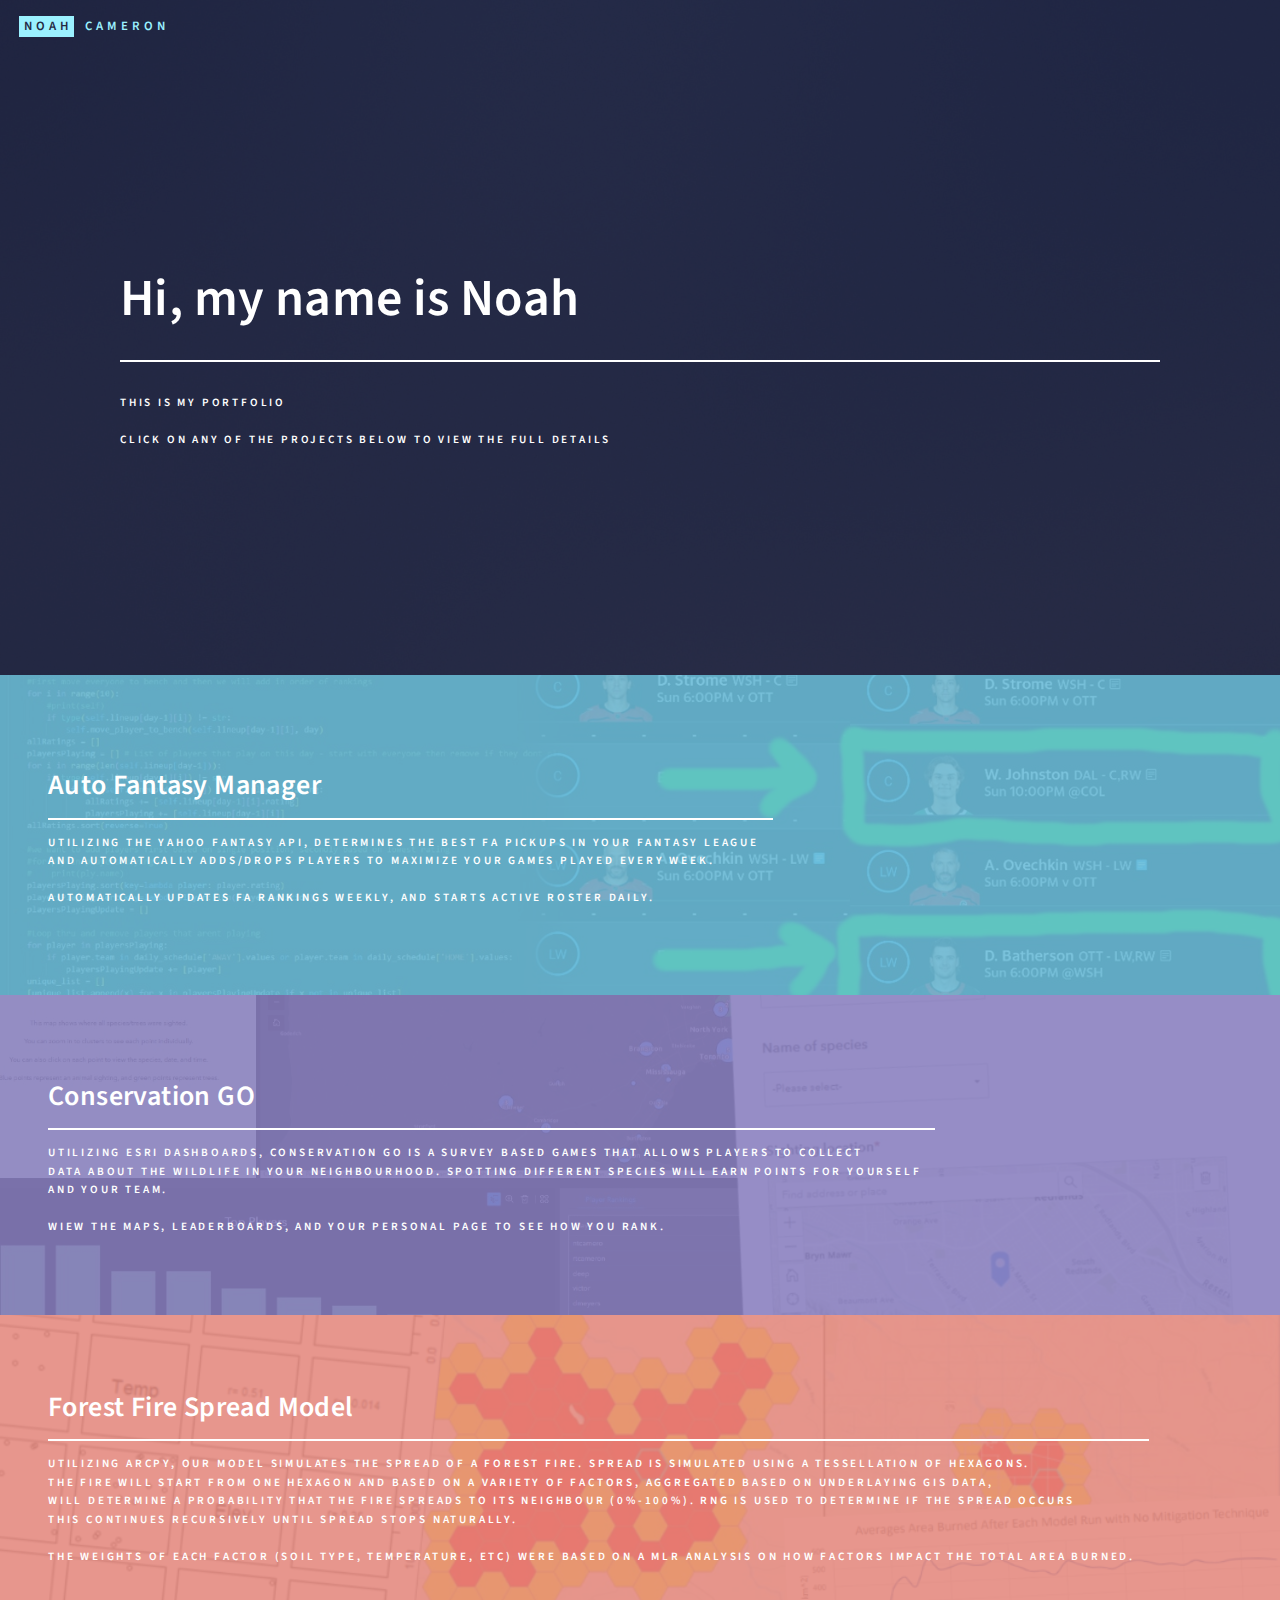
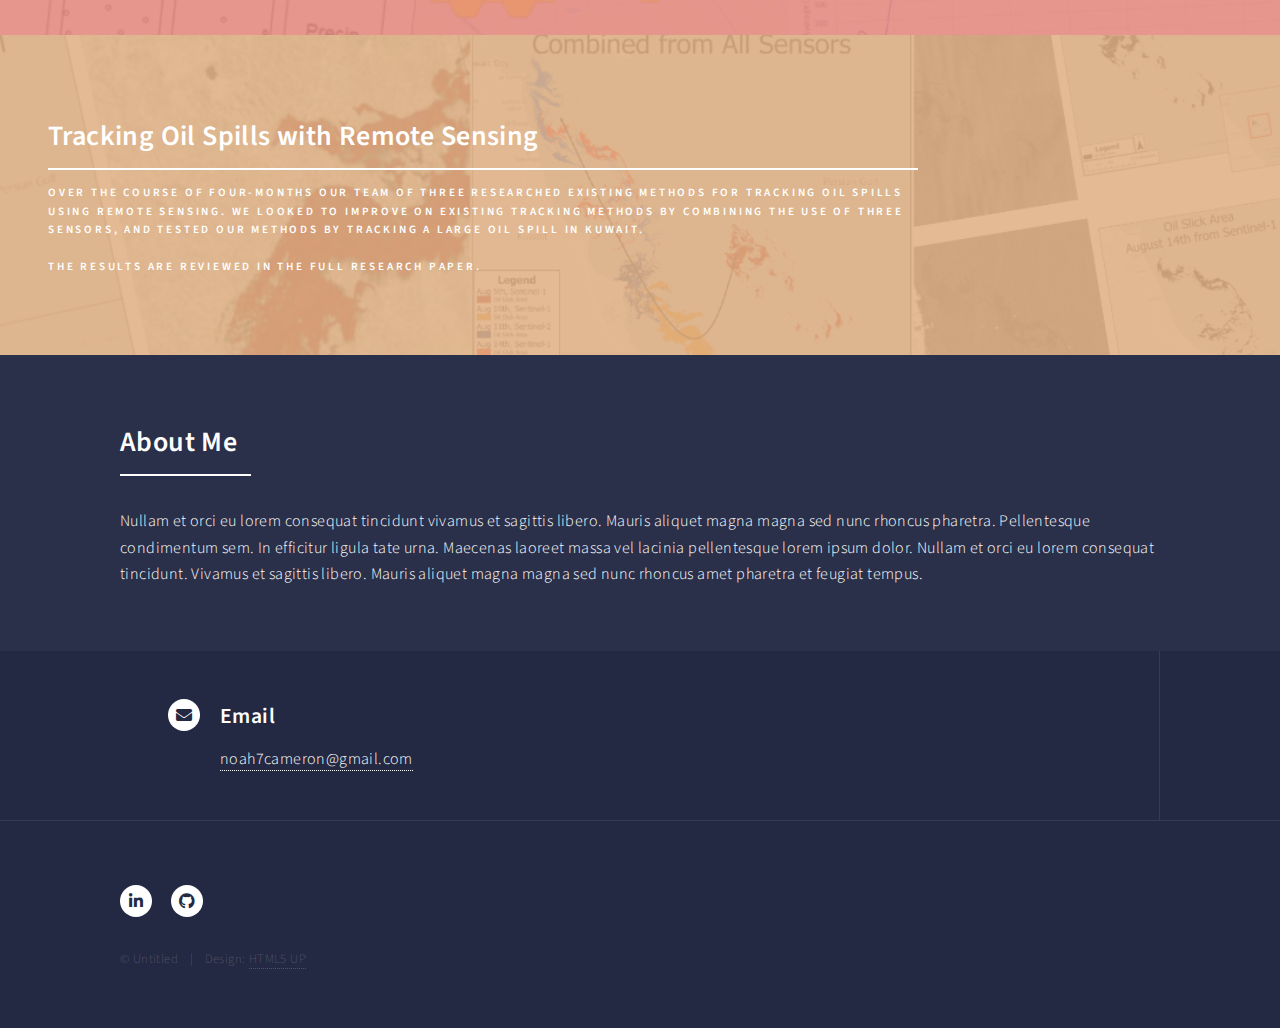
<file: index.html>
<!DOCTYPE HTML>
<!--
	Forty by HTML5 UP
	html5up.net | @ajlkn
	Free for personal and commercial use under the CCA 3.0 license (html5up.net/license)
-->
<html>
	<head>
		<title>Noah Cameron</title>
		<meta charset="utf-8" />
		<meta name="viewport" content="width=device-width, initial-scale=1, user-scalable=no" />
		<link rel="stylesheet" href="assets/css/main.css" />
		<noscript><link rel="stylesheet" href="assets/css/noscript.css" /></noscript>
	</head>
	<body class="is-preload">

		<!-- Wrapper -->
			<div id="wrapper">

				<!-- Header -->
					<header id="header" class="alt">
						<a href="index.html" class="logo"><strong>Noah</strong> <span>Cameron</span></a>

					</header>

				<!-- Banner -->
					<section id="banner" class="major">
						<div class="inner">
							<header class="major">
								<h1>Hi, my name is Noah</h1>
							</header>
							<div class="content">
								<p>This is my Portfolio<br><br>
								Click on any of the projects below to view the full details</p>
								<ul class="actions">
									<!--<li><a href="#one" class="button next scrolly">Get Started</a></li>-->
								</ul>
							</div>
						</div>
					</section>

				<!-- Main -->
					<div id="main">

						<!-- One -->
							<section id="one" class="tiles">
								<article>
									<span class="image">
										<img src="images/FM_Banner.jpg" alt="" />
									</span>
									<header class="major">
										<h3><a href="AutoFantasyManager.html" class="link">Auto Fantasy Manager</a></h3>
										<p>Utilizing the Yahoo Fantasy API, determines the best FA pickups in your fantasy league <br>
											and automatically adds/drops players to maximize your games played every week.<br><br>
											Automatically updates FA rankings weekly, and starts active roster daily. </p>
									</header>
								</article>
								<article>
									<span class="image">
										<img src="images/CG_Banner2.jpg" alt="" />
									</span>
									<header class="major">
										<h3><a href="https://esricanada-ce.github.io/appchallenge/2023/teams/uw/Passing_Geomatics/" class="link">Conservation GO</a></h3>
										<p>Utilizing Esri Dashboards, Conservation GO is a survey based games that allows players to collect <br>
											data about the wildlife in your neighbourhood. Spotting different species will earn points for yourself <br>
											and your team. <br><br>Wiew the maps, leaderboards, and your personal page to see how you rank. </p>
									</header>
								</article>
								<article>
									<span class="image">
										<img src="images/FF_Banner.PNG" alt="" />
									</span>
									<header class="major">
										<h3><a href="ForestFires.html" class="link">Forest Fire Spread Model</a></h3>
										<p>Utilizing ArcPy, our model simulates the spread of a forest fire. Spread is simulated using a tessellation of hexagons. <br>
											The fire will start from one hexagon and based on a variety of factors, aggregated based on underlaying GIS data, <br>
											will determine a probability that the fire spreads to its neighbour (0%-100%). RNG is used to determine if the spread occurs<br>
											this continues recursively until spread stops naturally. <br><br>
										
											The weights of each factor (soil type, temperature, etc) were based on a MLR analysis on how factors impact the total area burned. </p>
										</p>
									</header>
								</article>
								<article>
									<span class="image">
										<img src="images/OS_Banner.PNG" alt="" />
									</span>
									<header class="major">
										<h3><a href="OilSpillsPDF.html" class="link">Tracking Oil Spills with Remote Sensing</a></h3>
										<p>Over the course of four-months our team of three researched existing methods for tracking oil spills <br> 
											using remote sensing. We looked to improve on existing tracking methods by combining the use of three <br>
											sensors, and tested our methods by tracking a large oil spill in Kuwait. <br><br>
										
										The results are reviewed in the full research paper.
										</p>
									</header>
								</article>

								<!--
								<article>
									<span class="image">
										<img src="images/pic05.jpg" alt="" />
									</span>
									<header class="major">
										<h3><a href="landing.html" class="link">Consequat</a></h3>
										<p>Ipsum dolor sit amet</p>
									</header>
								</article>
								<article>
									<span class="image">
										<img src="images/pic06.jpg" alt="" />
									</span>
									<header class="major">
										<h3><a href="landing.html" class="link">Etiam</a></h3>
										<p>Feugiat amet tempus</p>
									</header>
								</article>
								-->
							</section>

						<!-- Two -->
							<section id="two">
								<div class="inner">
									<header class="major">
										<h2>About Me</h2>
									</header>
									<p>Nullam et orci eu lorem consequat tincidunt vivamus et sagittis libero. Mauris aliquet magna magna sed nunc rhoncus pharetra. Pellentesque condimentum sem. In efficitur ligula tate urna. Maecenas laoreet massa vel lacinia pellentesque lorem ipsum dolor. Nullam et orci eu lorem consequat tincidunt. Vivamus et sagittis libero. Mauris aliquet magna magna sed nunc rhoncus amet pharetra et feugiat tempus.</p>
									<!---
									<ul class="actions">
										<li><a href="landing.html" class="button next">Get Started</a></li>
									</ul>-->
								</div>
							</section>

					</div>

				<!-- Contact -->
					<section id="contact">
						<div class="inner">
						
							<section class="split">
								<section>
									<div class="contact-method">
										<span class="icon solid alt fa-envelope"></span>
										<h3>Email</h3>
										<a href="#">noah7cameron@gmail.com</a>
									</div>
								</section>

							</section>
						</div>
					</section>

				<!-- Footer -->
					<footer id="footer">
						<div class="inner">
							<ul class="icons">
								<li><a href="https://www.linkedin.com/in/noah-cameron-b3734a205?utm_source=share&utm_campaign=share_via&utm_content=profile&utm_medium=android_app" class="icon brands alt fa-linkedin-in"><span class="label">LinkedIn</span></a></li>
								<li><a href="https://github.com/noahcameron" class="icon brands alt fa-github"><span class="label">GitHub</span></a></li>
							</ul>
							<ul class="copyright">
								<li>&copy; Untitled</li><li>Design: <a href="https://html5up.net">HTML5 UP</a></li>
							</ul>
						</div>
					</footer>

			</div>

		<!-- Scripts -->
			<script src="assets/js/jquery.min.js"></script>
			<script src="assets/js/jquery.scrolly.min.js"></script>
			<script src="assets/js/jquery.scrollex.min.js"></script>
			<script src="assets/js/browser.min.js"></script>
			<script src="assets/js/breakpoints.min.js"></script>
			<script src="assets/js/util.js"></script>
			<script src="assets/js/main.js"></script>

	</body>
</html>
</file>
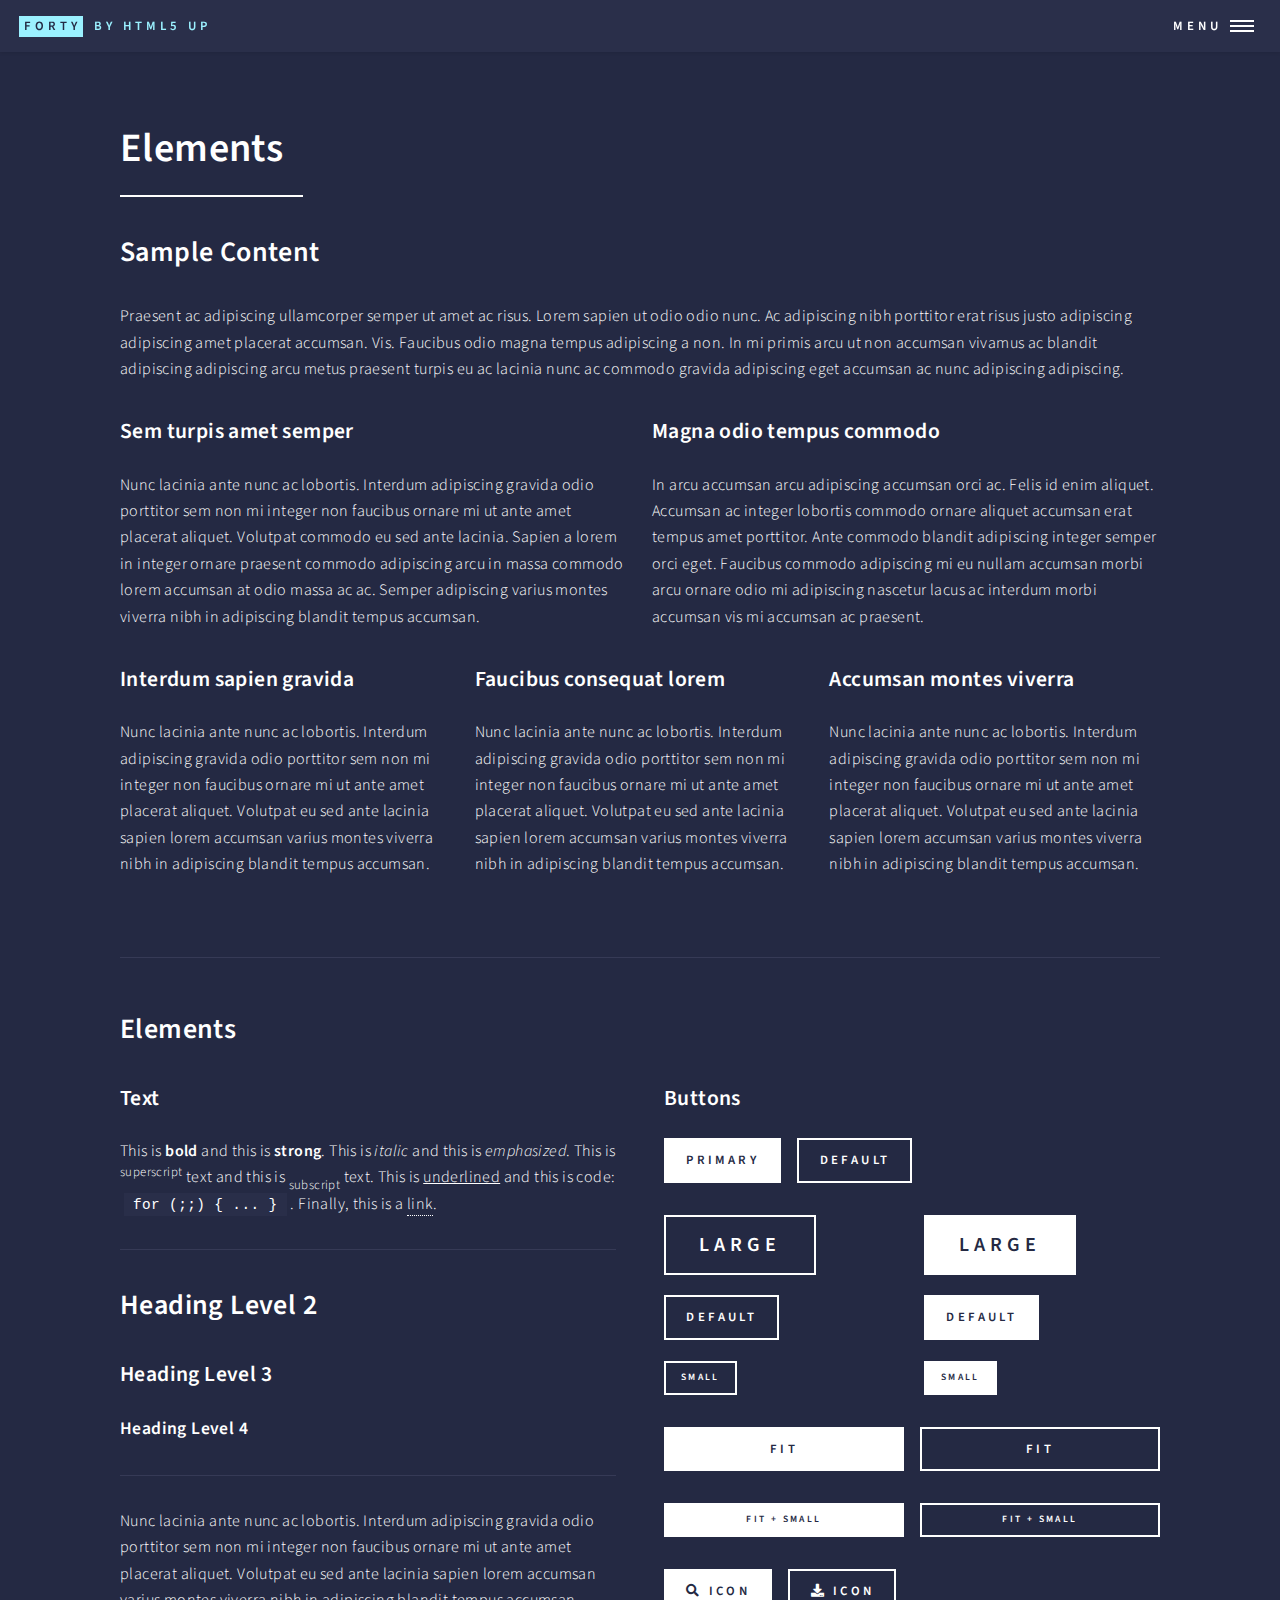
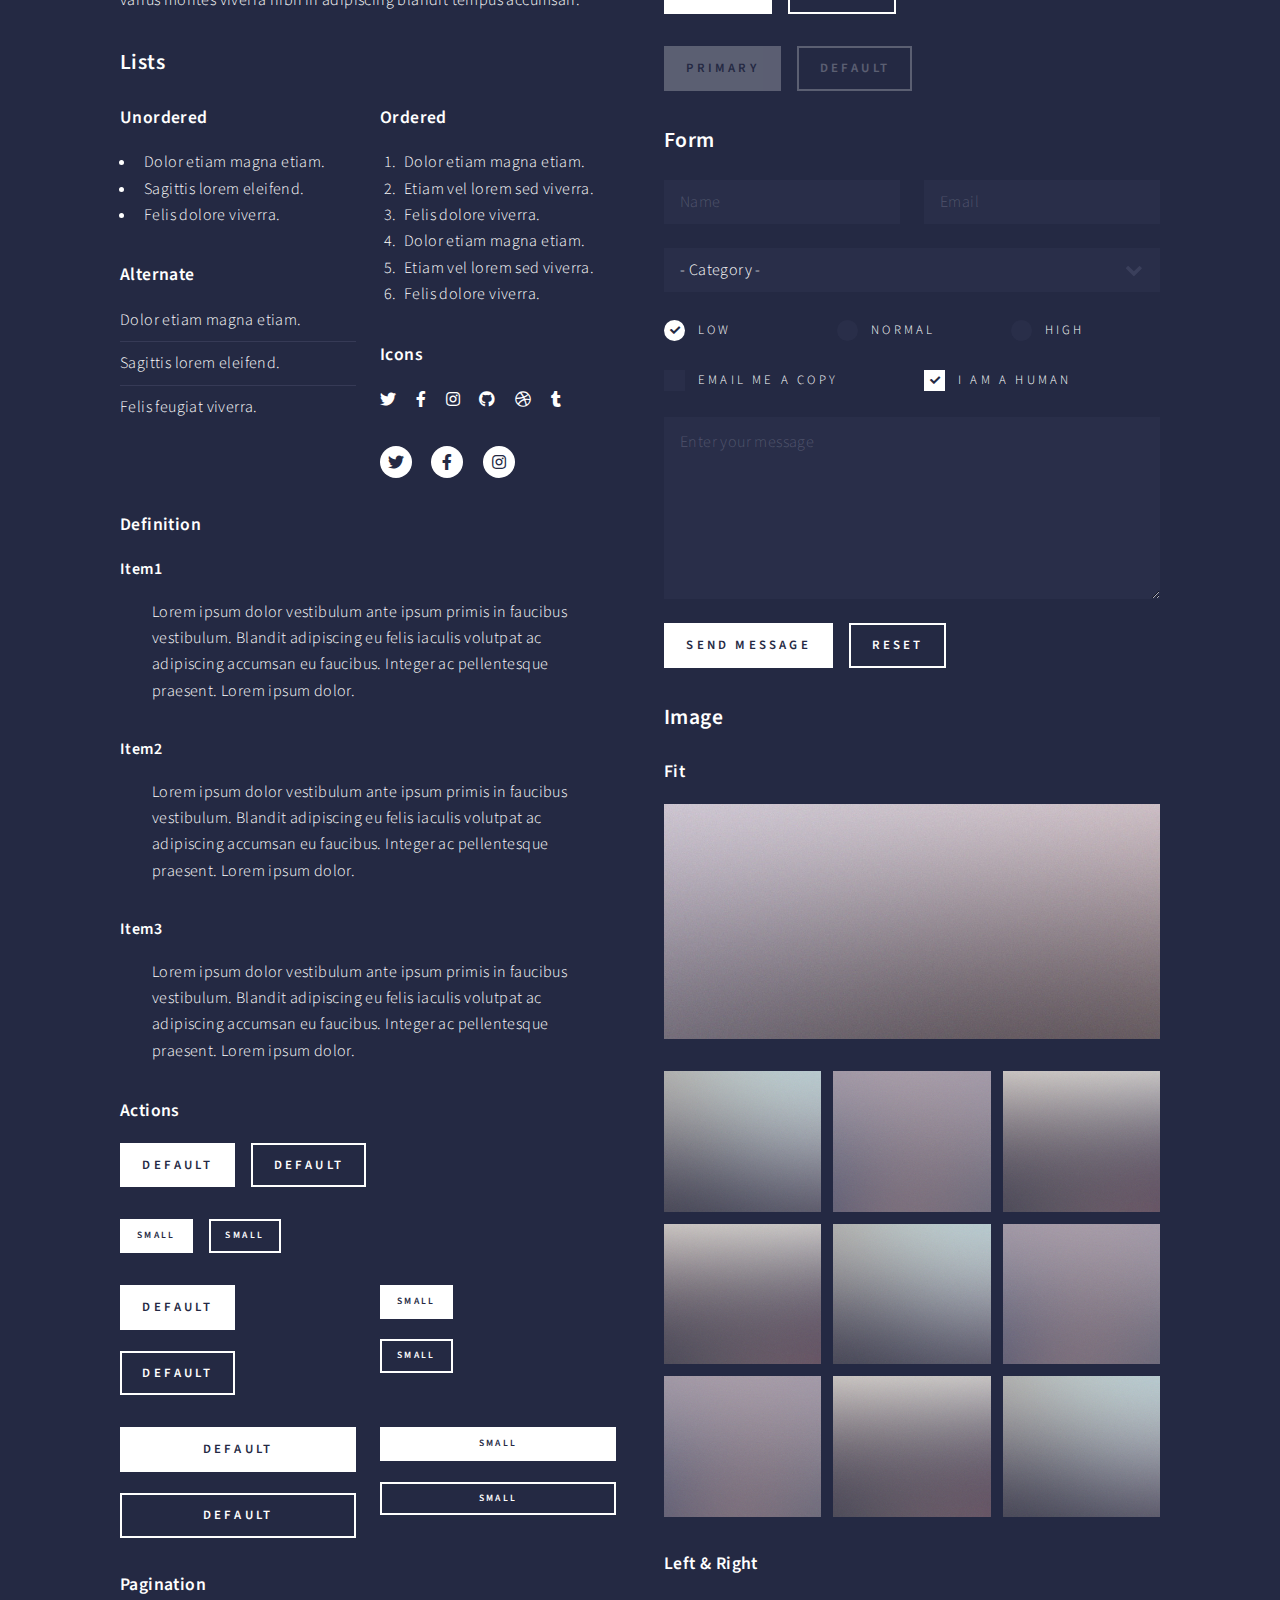
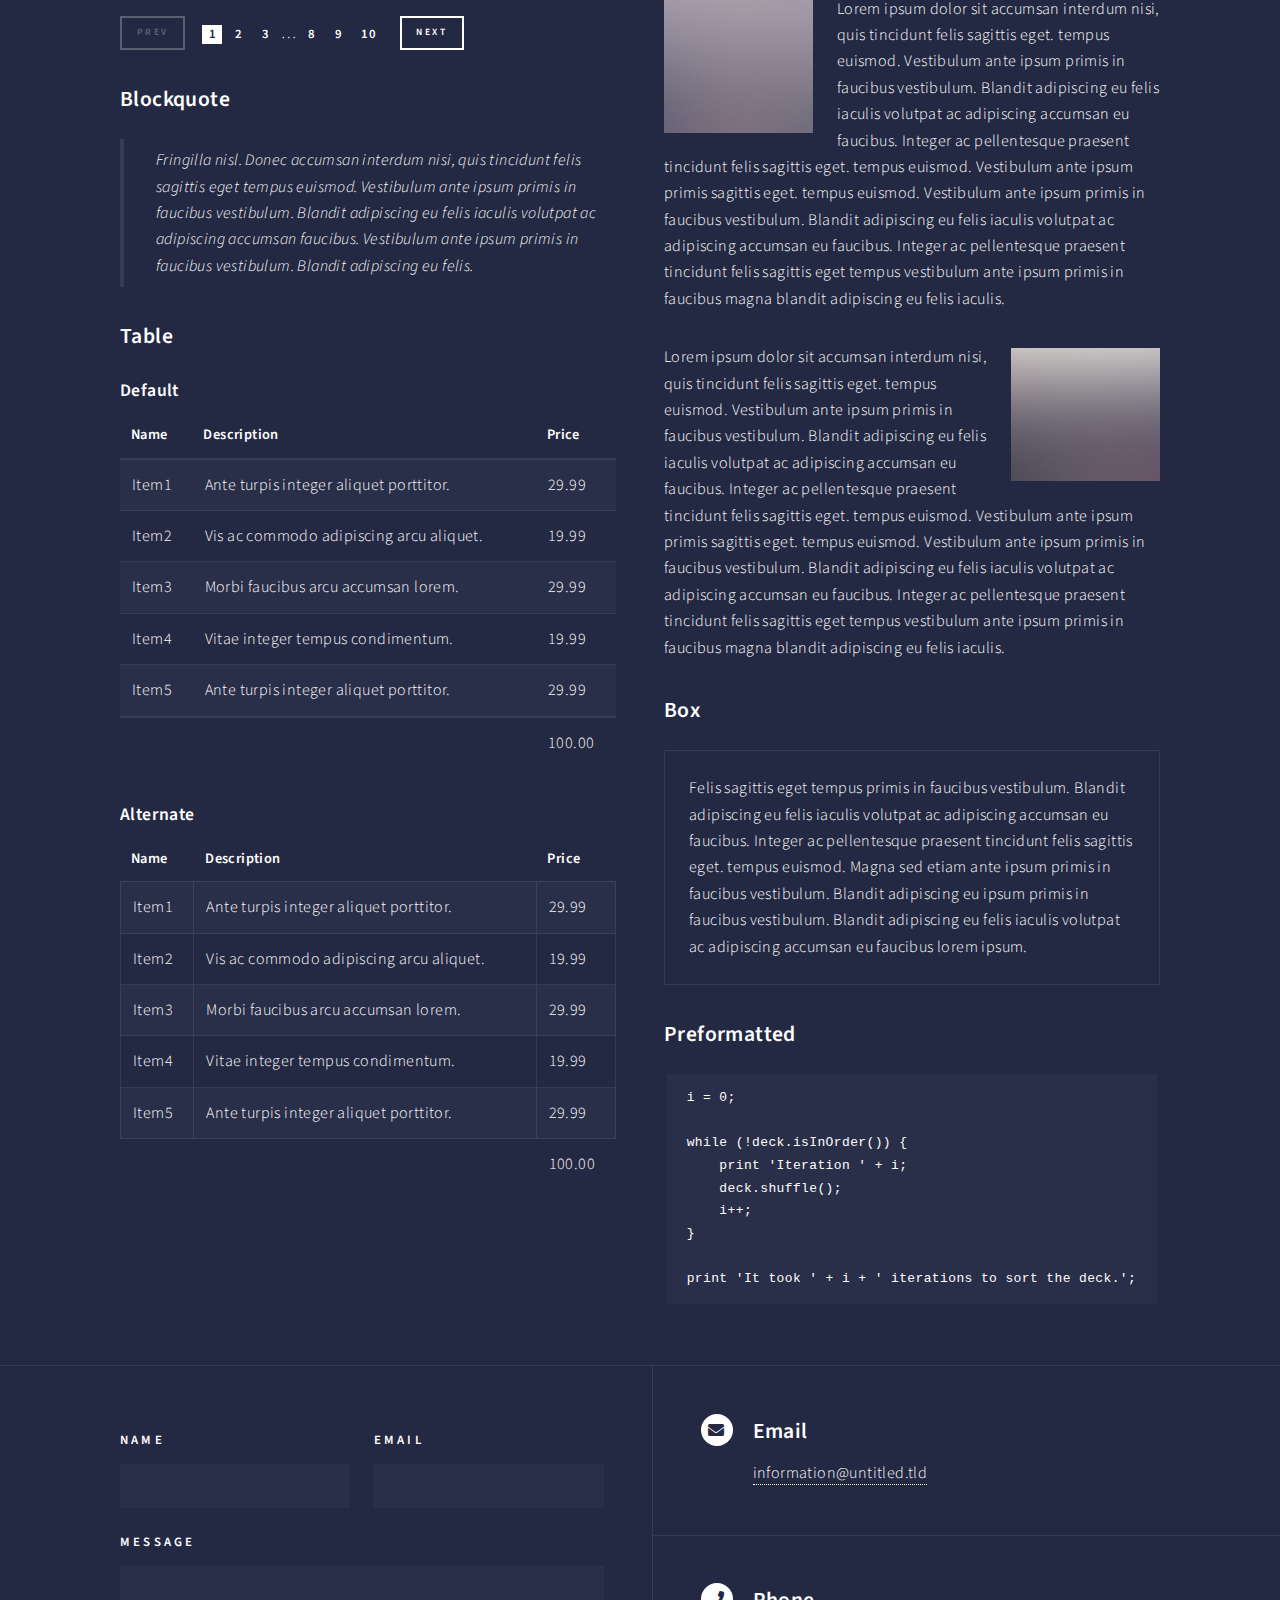
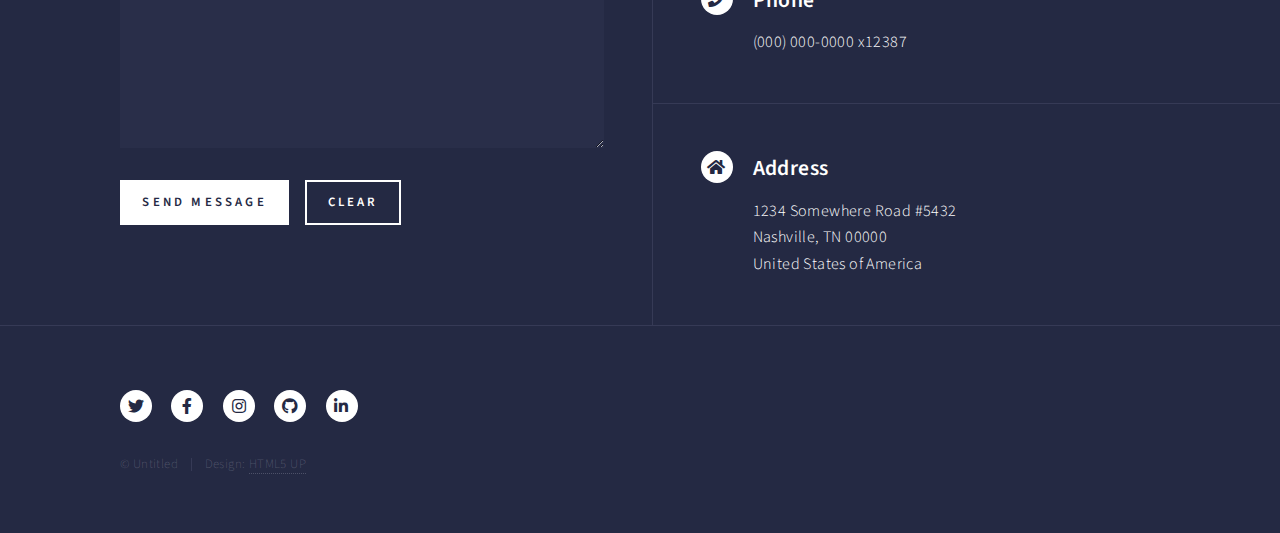
<file: elements.html>
<!DOCTYPE HTML>
<!--
	Forty by HTML5 UP
	html5up.net | @ajlkn
	Free for personal and commercial use under the CCA 3.0 license (html5up.net/license)
-->
<html>
	<head>
		<title>Elements - Forty by HTML5 UP</title>
		<meta charset="utf-8" />
		<meta name="viewport" content="width=device-width, initial-scale=1, user-scalable=no" />
		<link rel="stylesheet" href="assets/css/main.css" />
		<noscript><link rel="stylesheet" href="assets/css/noscript.css" /></noscript>
	</head>
	<body class="is-preload">

		<!-- Wrapper -->
			<div id="wrapper">

				<!-- Header -->
					<header id="header">
						<a href="index.html" class="logo"><strong>Forty</strong> <span>by HTML5 UP</span></a>
						<nav>
							<a href="#menu">Menu</a>
						</nav>
					</header>

				<!-- Menu -->
					<nav id="menu">
						<ul class="links">
							<li><a href="index.html">Home</a></li>
							<li><a href="landing.html">Landing</a></li>
							<li><a href="generic.html">Generic</a></li>
							<li><a href="elements.html">Elements</a></li>
						</ul>
						<ul class="actions stacked">
							<li><a href="#" class="button primary fit">Get Started</a></li>
							<li><a href="#" class="button fit">Log In</a></li>
						</ul>
					</nav>

				<!-- Main -->
					<div id="main" class="alt">

						<!-- One -->
							<section id="one">
								<div class="inner">
									<header class="major">
										<h1>Elements</h1>
									</header>

									<!-- Content -->
										<h2 id="content">Sample Content</h2>
										<p>Praesent ac adipiscing ullamcorper semper ut amet ac risus. Lorem sapien ut odio odio nunc. Ac adipiscing nibh porttitor erat risus justo adipiscing adipiscing amet placerat accumsan. Vis. Faucibus odio magna tempus adipiscing a non. In mi primis arcu ut non accumsan vivamus ac blandit adipiscing adipiscing arcu metus praesent turpis eu ac lacinia nunc ac commodo gravida adipiscing eget accumsan ac nunc adipiscing adipiscing.</p>
										<div class="row">
											<div class="col-6 col-12-small">
												<h3>Sem turpis amet semper</h3>
												<p>Nunc lacinia ante nunc ac lobortis. Interdum adipiscing gravida odio porttitor sem non mi integer non faucibus ornare mi ut ante amet placerat aliquet. Volutpat commodo eu sed ante lacinia. Sapien a lorem in integer ornare praesent commodo adipiscing arcu in massa commodo lorem accumsan at odio massa ac ac. Semper adipiscing varius montes viverra nibh in adipiscing blandit tempus accumsan.</p>
											</div>
											<div class="col-6 col-12-small">
												<h3>Magna odio tempus commodo</h3>
												<p>In arcu accumsan arcu adipiscing accumsan orci ac. Felis id enim aliquet. Accumsan ac integer lobortis commodo ornare aliquet accumsan erat tempus amet porttitor. Ante commodo blandit adipiscing integer semper orci eget. Faucibus commodo adipiscing mi eu nullam accumsan morbi arcu ornare odio mi adipiscing nascetur lacus ac interdum morbi accumsan vis mi accumsan ac praesent.</p>
											</div>
											<!-- Break -->
											<div class="col-4 col-12-medium">
												<h3>Interdum sapien gravida</h3>
												<p>Nunc lacinia ante nunc ac lobortis. Interdum adipiscing gravida odio porttitor sem non mi integer non faucibus ornare mi ut ante amet placerat aliquet. Volutpat eu sed ante lacinia sapien lorem accumsan varius montes viverra nibh in adipiscing blandit tempus accumsan.</p>
											</div>
											<div class="col-4 col-12-medium">
												<h3>Faucibus consequat lorem</h3>
												<p>Nunc lacinia ante nunc ac lobortis. Interdum adipiscing gravida odio porttitor sem non mi integer non faucibus ornare mi ut ante amet placerat aliquet. Volutpat eu sed ante lacinia sapien lorem accumsan varius montes viverra nibh in adipiscing blandit tempus accumsan.</p>
											</div>
											<div class="col-4 col-12-medium">
												<h3>Accumsan montes viverra</h3>
												<p>Nunc lacinia ante nunc ac lobortis. Interdum adipiscing gravida odio porttitor sem non mi integer non faucibus ornare mi ut ante amet placerat aliquet. Volutpat eu sed ante lacinia sapien lorem accumsan varius montes viverra nibh in adipiscing blandit tempus accumsan.</p>
											</div>
										</div>

									<hr class="major" />

									<!-- Elements -->
										<h2 id="elements">Elements</h2>
										<div class="row gtr-200">
											<div class="col-6 col-12-medium">

												<!-- Text stuff -->
													<h3>Text</h3>
													<p>This is <b>bold</b> and this is <strong>strong</strong>. This is <i>italic</i> and this is <em>emphasized</em>.
													This is <sup>superscript</sup> text and this is <sub>subscript</sub> text.
													This is <u>underlined</u> and this is code: <code>for (;;) { ... }</code>.
													Finally, this is a <a href="#">link</a>.</p>
													<hr />
													<h2>Heading Level 2</h2>
													<h3>Heading Level 3</h3>
													<h4>Heading Level 4</h4>
													<hr />
													<p>Nunc lacinia ante nunc ac lobortis. Interdum adipiscing gravida odio porttitor sem non mi integer non faucibus ornare mi ut ante amet placerat aliquet. Volutpat eu sed ante lacinia sapien lorem accumsan varius montes viverra nibh in adipiscing blandit tempus accumsan.</p>

												<!-- Lists -->
													<h3>Lists</h3>
													<div class="row">
														<div class="col-6 col-12-small">

															<h4>Unordered</h4>
															<ul>
																<li>Dolor etiam magna etiam.</li>
																<li>Sagittis lorem eleifend.</li>
																<li>Felis dolore viverra.</li>
															</ul>

															<h4>Alternate</h4>
															<ul class="alt">
																<li>Dolor etiam magna etiam.</li>
																<li>Sagittis lorem eleifend.</li>
																<li>Felis feugiat viverra.</li>
															</ul>

														</div>
														<div class="col-6 col-12-small">

															<h4>Ordered</h4>
															<ol>
																<li>Dolor etiam magna etiam.</li>
																<li>Etiam vel lorem sed viverra.</li>
																<li>Felis dolore viverra.</li>
																<li>Dolor etiam magna etiam.</li>
																<li>Etiam vel lorem sed viverra.</li>
																<li>Felis dolore viverra.</li>
															</ol>

															<h4>Icons</h4>
															<ul class="icons">
																<li><a href="#" class="icon brands fa-twitter"><span class="label">Twitter</span></a></li>
																<li><a href="#" class="icon brands fa-facebook-f"><span class="label">Facebook</span></a></li>
																<li><a href="#" class="icon brands fa-instagram"><span class="label">Instagram</span></a></li>
																<li><a href="#" class="icon brands fa-github"><span class="label">Github</span></a></li>
																<li><a href="#" class="icon brands fa-dribbble"><span class="label">Dribbble</span></a></li>
																<li><a href="#" class="icon brands fa-tumblr"><span class="label">Tumblr</span></a></li>
															</ul>
															<ul class="icons">
																<li><a href="#" class="icon brands alt fa-twitter"><span class="label">Twitter</span></a></li>
																<li><a href="#" class="icon brands alt fa-facebook-f"><span class="label">Facebook</span></a></li>
																<li><a href="#" class="icon brands alt fa-instagram"><span class="label">Instagram</span></a></li>
															</ul>

														</div>
													</div>
													<h4>Definition</h4>
													<dl>
														<dt>Item1</dt>
														<dd>
															<p>Lorem ipsum dolor vestibulum ante ipsum primis in faucibus vestibulum. Blandit adipiscing eu felis iaculis volutpat ac adipiscing accumsan eu faucibus. Integer ac pellentesque praesent. Lorem ipsum dolor.</p>
														</dd>
														<dt>Item2</dt>
														<dd>
															<p>Lorem ipsum dolor vestibulum ante ipsum primis in faucibus vestibulum. Blandit adipiscing eu felis iaculis volutpat ac adipiscing accumsan eu faucibus. Integer ac pellentesque praesent. Lorem ipsum dolor.</p>
														</dd>
														<dt>Item3</dt>
														<dd>
															<p>Lorem ipsum dolor vestibulum ante ipsum primis in faucibus vestibulum. Blandit adipiscing eu felis iaculis volutpat ac adipiscing accumsan eu faucibus. Integer ac pellentesque praesent. Lorem ipsum dolor.</p>
														</dd>
													</dl>

													<h4>Actions</h4>
													<ul class="actions">
														<li><a href="#" class="button primary">Default</a></li>
														<li><a href="#" class="button">Default</a></li>
													</ul>
													<ul class="actions small">
														<li><a href="#" class="button primary small">Small</a></li>
														<li><a href="#" class="button small">Small</a></li>
													</ul>
													<div class="row">
														<div class="col-6 col-12-small">
															<ul class="actions stacked">
																<li><a href="#" class="button primary">Default</a></li>
																<li><a href="#" class="button">Default</a></li>
															</ul>
														</div>
														<div class="col-6 col-12-small">
															<ul class="actions stacked">
																<li><a href="#" class="button primary small">Small</a></li>
																<li><a href="#" class="button small">Small</a></li>
															</ul>
														</div>
														<div class="col-6 col-12-small">
															<ul class="actions stacked">
																<li><a href="#" class="button primary fit">Default</a></li>
																<li><a href="#" class="button fit">Default</a></li>
															</ul>
														</div>
														<div class="col-6 col-12-small">
															<ul class="actions stacked">
																<li><a href="#" class="button primary small fit">Small</a></li>
																<li><a href="#" class="button small fit">Small</a></li>
															</ul>
														</div>
													</div>

													<h4>Pagination</h4>
													<ul class="pagination">
														<li><span class="button small disabled">Prev</span></li>
														<li><a href="#" class="page active">1</a></li>
														<li><a href="#" class="page">2</a></li>
														<li><a href="#" class="page">3</a></li>
														<li><span>&hellip;</span></li>
														<li><a href="#" class="page">8</a></li>
														<li><a href="#" class="page">9</a></li>
														<li><a href="#" class="page">10</a></li>
														<li><a href="#" class="button small">Next</a></li>
													</ul>

												<!-- Blockquote -->
													<h3>Blockquote</h3>
													<blockquote>Fringilla nisl. Donec accumsan interdum nisi, quis tincidunt felis sagittis eget tempus euismod. Vestibulum ante ipsum primis in faucibus vestibulum. Blandit adipiscing eu felis iaculis volutpat ac adipiscing accumsan faucibus. Vestibulum ante ipsum primis in faucibus vestibulum. Blandit adipiscing eu felis.</blockquote>

												<!-- Table -->
													<h3>Table</h3>

													<h4>Default</h4>
													<div class="table-wrapper">
														<table>
															<thead>
																<tr>
																	<th>Name</th>
																	<th>Description</th>
																	<th>Price</th>
																</tr>
															</thead>
															<tbody>
																<tr>
																	<td>Item1</td>
																	<td>Ante turpis integer aliquet porttitor.</td>
																	<td>29.99</td>
																</tr>
																<tr>
																	<td>Item2</td>
																	<td>Vis ac commodo adipiscing arcu aliquet.</td>
																	<td>19.99</td>
																</tr>
																<tr>
																	<td>Item3</td>
																	<td> Morbi faucibus arcu accumsan lorem.</td>
																	<td>29.99</td>
																</tr>
																<tr>
																	<td>Item4</td>
																	<td>Vitae integer tempus condimentum.</td>
																	<td>19.99</td>
																</tr>
																<tr>
																	<td>Item5</td>
																	<td>Ante turpis integer aliquet porttitor.</td>
																	<td>29.99</td>
																</tr>
															</tbody>
															<tfoot>
																<tr>
																	<td colspan="2"></td>
																	<td>100.00</td>
																</tr>
															</tfoot>
														</table>
													</div>

													<h4>Alternate</h4>
													<div class="table-wrapper">
														<table class="alt">
															<thead>
																<tr>
																	<th>Name</th>
																	<th>Description</th>
																	<th>Price</th>
																</tr>
															</thead>
															<tbody>
																<tr>
																	<td>Item1</td>
																	<td>Ante turpis integer aliquet porttitor.</td>
																	<td>29.99</td>
																</tr>
																<tr>
																	<td>Item2</td>
																	<td>Vis ac commodo adipiscing arcu aliquet.</td>
																	<td>19.99</td>
																</tr>
																<tr>
																	<td>Item3</td>
																	<td> Morbi faucibus arcu accumsan lorem.</td>
																	<td>29.99</td>
																</tr>
																<tr>
																	<td>Item4</td>
																	<td>Vitae integer tempus condimentum.</td>
																	<td>19.99</td>
																</tr>
																<tr>
																	<td>Item5</td>
																	<td>Ante turpis integer aliquet porttitor.</td>
																	<td>29.99</td>
																</tr>
															</tbody>
															<tfoot>
																<tr>
																	<td colspan="2"></td>
																	<td>100.00</td>
																</tr>
															</tfoot>
														</table>
													</div>

											</div>
											<div class="col-6 col-12-medium">

												<!-- Buttons -->
													<h3>Buttons</h3>
													<ul class="actions">
														<li><a href="#" class="button primary">Primary</a></li>
														<li><a href="#" class="button">Default</a></li>
													</ul>
													<div class="row">
														<div class="col-6 col-12-xsmall">
															<ul class="actions stacked">
																<li><a href="#" class="button large">Large</a></li>
																<li><a href="#" class="button">Default</a></li>
																<li><a href="#" class="button small">Small</a></li>
															</ul>
														</div>
														<div class="col-6 col-12-xsmall">
															<ul class="actions stacked">
																<li><a href="#" class="button primary large">Large</a></li>
																<li><a href="#" class="button primary">Default</a></li>
																<li><a href="#" class="button primary small">Small</a></li>
															</ul>
														</div>
													</div>
													<ul class="actions fit">
														<li><a href="#" class="button primary fit">Fit</a></li>
														<li><a href="#" class="button fit">Fit</a></li>
													</ul>
													<ul class="actions fit small">
														<li><a href="#" class="button primary fit small">Fit + Small</a></li>
														<li><a href="#" class="button fit small">Fit + Small</a></li>
													</ul>
													<ul class="actions">
														<li><a href="#" class="button primary icon solid fa-search">Icon</a></li>
														<li><a href="#" class="button icon solid fa-download">Icon</a></li>
													</ul>
													<ul class="actions">
														<li><span class="button primary disabled">Primary</span></li>
														<li><span class="button disabled">Default</span></li>
													</ul>

												<!-- Form -->
													<h3>Form</h3>

													<form method="post" action="#">
														<div class="row gtr-uniform">
															<div class="col-6 col-12-xsmall">
																<input type="text" name="demo-name" id="demo-name" value="" placeholder="Name" />
															</div>
															<div class="col-6 col-12-xsmall">
																<input type="email" name="demo-email" id="demo-email" value="" placeholder="Email" />
															</div>
															<!-- Break -->
															<div class="col-12">
																<select name="demo-category" id="demo-category">
																	<option value="">- Category -</option>
																	<option value="1">Manufacturing</option>
																	<option value="1">Shipping</option>
																	<option value="1">Administration</option>
																	<option value="1">Human Resources</option>
																</select>
															</div>
															<!-- Break -->
															<div class="col-4 col-12-small">
																<input type="radio" id="demo-priority-low" name="demo-priority" checked>
																<label for="demo-priority-low">Low</label>
															</div>
															<div class="col-4 col-12-small">
																<input type="radio" id="demo-priority-normal" name="demo-priority">
																<label for="demo-priority-normal">Normal</label>
															</div>
															<div class="col-4 col-12-small">
																<input type="radio" id="demo-priority-high" name="demo-priority">
																<label for="demo-priority-high">High</label>
															</div>
															<!-- Break -->
															<div class="col-6 col-12-small">
																<input type="checkbox" id="demo-copy" name="demo-copy">
																<label for="demo-copy">Email me a copy</label>
															</div>
															<div class="col-6 col-12-small">
																<input type="checkbox" id="demo-human" name="demo-human" checked>
																<label for="demo-human">I am a human</label>
															</div>
															<!-- Break -->
															<div class="col-12">
																<textarea name="demo-message" id="demo-message" placeholder="Enter your message" rows="6"></textarea>
															</div>
															<!-- Break -->
															<div class="col-12">
																<ul class="actions">
																	<li><input type="submit" value="Send Message" class="primary" /></li>
																	<li><input type="reset" value="Reset" /></li>
																</ul>
															</div>
														</div>
													</form>

												<!-- Image -->
													<h3>Image</h3>

													<h4>Fit</h4>
													<span class="image fit"><img src="images/pic03.jpg" alt="" /></span>
													<div class="box alt">
														<div class="row gtr-50 gtr-uniform">
															<div class="col-4"><span class="image fit"><img src="images/pic08.jpg" alt="" /></span></div>
															<div class="col-4"><span class="image fit"><img src="images/pic09.jpg" alt="" /></span></div>
															<div class="col-4"><span class="image fit"><img src="images/pic10.jpg" alt="" /></span></div>
															<!-- Break -->
															<div class="col-4"><span class="image fit"><img src="images/pic10.jpg" alt="" /></span></div>
															<div class="col-4"><span class="image fit"><img src="images/pic08.jpg" alt="" /></span></div>
															<div class="col-4"><span class="image fit"><img src="images/pic09.jpg" alt="" /></span></div>
															<!-- Break -->
															<div class="col-4"><span class="image fit"><img src="images/pic09.jpg" alt="" /></span></div>
															<div class="col-4"><span class="image fit"><img src="images/pic10.jpg" alt="" /></span></div>
															<div class="col-4"><span class="image fit"><img src="images/pic08.jpg" alt="" /></span></div>
														</div>
													</div>

													<h4>Left &amp; Right</h4>
													<p><span class="image left"><img src="images/pic09.jpg" alt="" /></span>Lorem ipsum dolor sit accumsan interdum nisi, quis tincidunt felis sagittis eget. tempus euismod. Vestibulum ante ipsum primis in faucibus vestibulum. Blandit adipiscing eu felis iaculis volutpat ac adipiscing accumsan eu faucibus. Integer ac pellentesque praesent tincidunt felis sagittis eget. tempus euismod. Vestibulum ante ipsum primis sagittis eget. tempus euismod. Vestibulum ante ipsum primis in faucibus vestibulum. Blandit adipiscing eu felis iaculis volutpat ac adipiscing accumsan eu faucibus. Integer ac pellentesque praesent tincidunt felis sagittis eget tempus vestibulum ante ipsum primis in faucibus magna blandit adipiscing eu felis iaculis.</p>
													<p><span class="image right"><img src="images/pic10.jpg" alt="" /></span>Lorem ipsum dolor sit accumsan interdum nisi, quis tincidunt felis sagittis eget. tempus euismod. Vestibulum ante ipsum primis in faucibus vestibulum. Blandit adipiscing eu felis iaculis volutpat ac adipiscing accumsan eu faucibus. Integer ac pellentesque praesent tincidunt felis sagittis eget. tempus euismod. Vestibulum ante ipsum primis sagittis eget. tempus euismod. Vestibulum ante ipsum primis in faucibus vestibulum. Blandit adipiscing eu felis iaculis volutpat ac adipiscing accumsan eu faucibus. Integer ac pellentesque praesent tincidunt felis sagittis eget tempus vestibulum ante ipsum primis in faucibus magna blandit adipiscing eu felis iaculis.</p>

												<!-- Box -->
													<h3>Box</h3>
													<div class="box">
														<p>Felis sagittis eget tempus primis in faucibus vestibulum. Blandit adipiscing eu felis iaculis volutpat ac adipiscing accumsan eu faucibus. Integer ac pellentesque praesent tincidunt felis sagittis eget. tempus euismod. Magna sed etiam ante ipsum primis in faucibus vestibulum. Blandit adipiscing eu ipsum primis in faucibus vestibulum. Blandit adipiscing eu felis iaculis volutpat ac adipiscing accumsan eu faucibus lorem ipsum.</p>
													</div>

												<!-- Preformatted Code -->
													<h3>Preformatted</h3>
													<pre><code>i = 0;

while (!deck.isInOrder()) {
    print 'Iteration ' + i;
    deck.shuffle();
    i++;
}

print 'It took ' + i + ' iterations to sort the deck.';
</code></pre>

											</div>
										</div>

								</div>
							</section>

					</div>

				<!-- Contact -->
					<section id="contact">
						<div class="inner">
							<section>
								<form method="post" action="#">
									<div class="fields">
										<div class="field half">
											<label for="name">Name</label>
											<input type="text" name="name" id="name" />
										</div>
										<div class="field half">
											<label for="email">Email</label>
											<input type="text" name="email" id="email" />
										</div>
										<div class="field">
											<label for="message">Message</label>
											<textarea name="message" id="message" rows="6"></textarea>
										</div>
									</div>
									<ul class="actions">
										<li><input type="submit" value="Send Message" class="primary" /></li>
										<li><input type="reset" value="Clear" /></li>
									</ul>
								</form>
							</section>
							<section class="split">
								<section>
									<div class="contact-method">
										<span class="icon solid alt fa-envelope"></span>
										<h3>Email</h3>
										<a href="#">information@untitled.tld</a>
									</div>
								</section>
								<section>
									<div class="contact-method">
										<span class="icon solid alt fa-phone"></span>
										<h3>Phone</h3>
										<span>(000) 000-0000 x12387</span>
									</div>
								</section>
								<section>
									<div class="contact-method">
										<span class="icon solid alt fa-home"></span>
										<h3>Address</h3>
										<span>1234 Somewhere Road #5432<br />
										Nashville, TN 00000<br />
										United States of America</span>
									</div>
								</section>
							</section>
						</div>
					</section>

				<!-- Footer -->
					<footer id="footer">
						<div class="inner">
							<ul class="icons">
								<li><a href="#" class="icon brands alt fa-twitter"><span class="label">Twitter</span></a></li>
								<li><a href="#" class="icon brands alt fa-facebook-f"><span class="label">Facebook</span></a></li>
								<li><a href="#" class="icon brands alt fa-instagram"><span class="label">Instagram</span></a></li>
								<li><a href="#" class="icon brands alt fa-github"><span class="label">GitHub</span></a></li>
								<li><a href="#" class="icon brands alt fa-linkedin-in"><span class="label">LinkedIn</span></a></li>
							</ul>
							<ul class="copyright">
								<li>&copy; Untitled</li><li>Design: <a href="https://html5up.net">HTML5 UP</a></li>
							</ul>
						</div>
					</footer>

			</div>

		<!-- Scripts -->
			<script src="assets/js/jquery.min.js"></script>
			<script src="assets/js/jquery.scrolly.min.js"></script>
			<script src="assets/js/jquery.scrollex.min.js"></script>
			<script src="assets/js/browser.min.js"></script>
			<script src="assets/js/breakpoints.min.js"></script>
			<script src="assets/js/util.js"></script>
			<script src="assets/js/main.js"></script>

	</body>
</html>
</file>
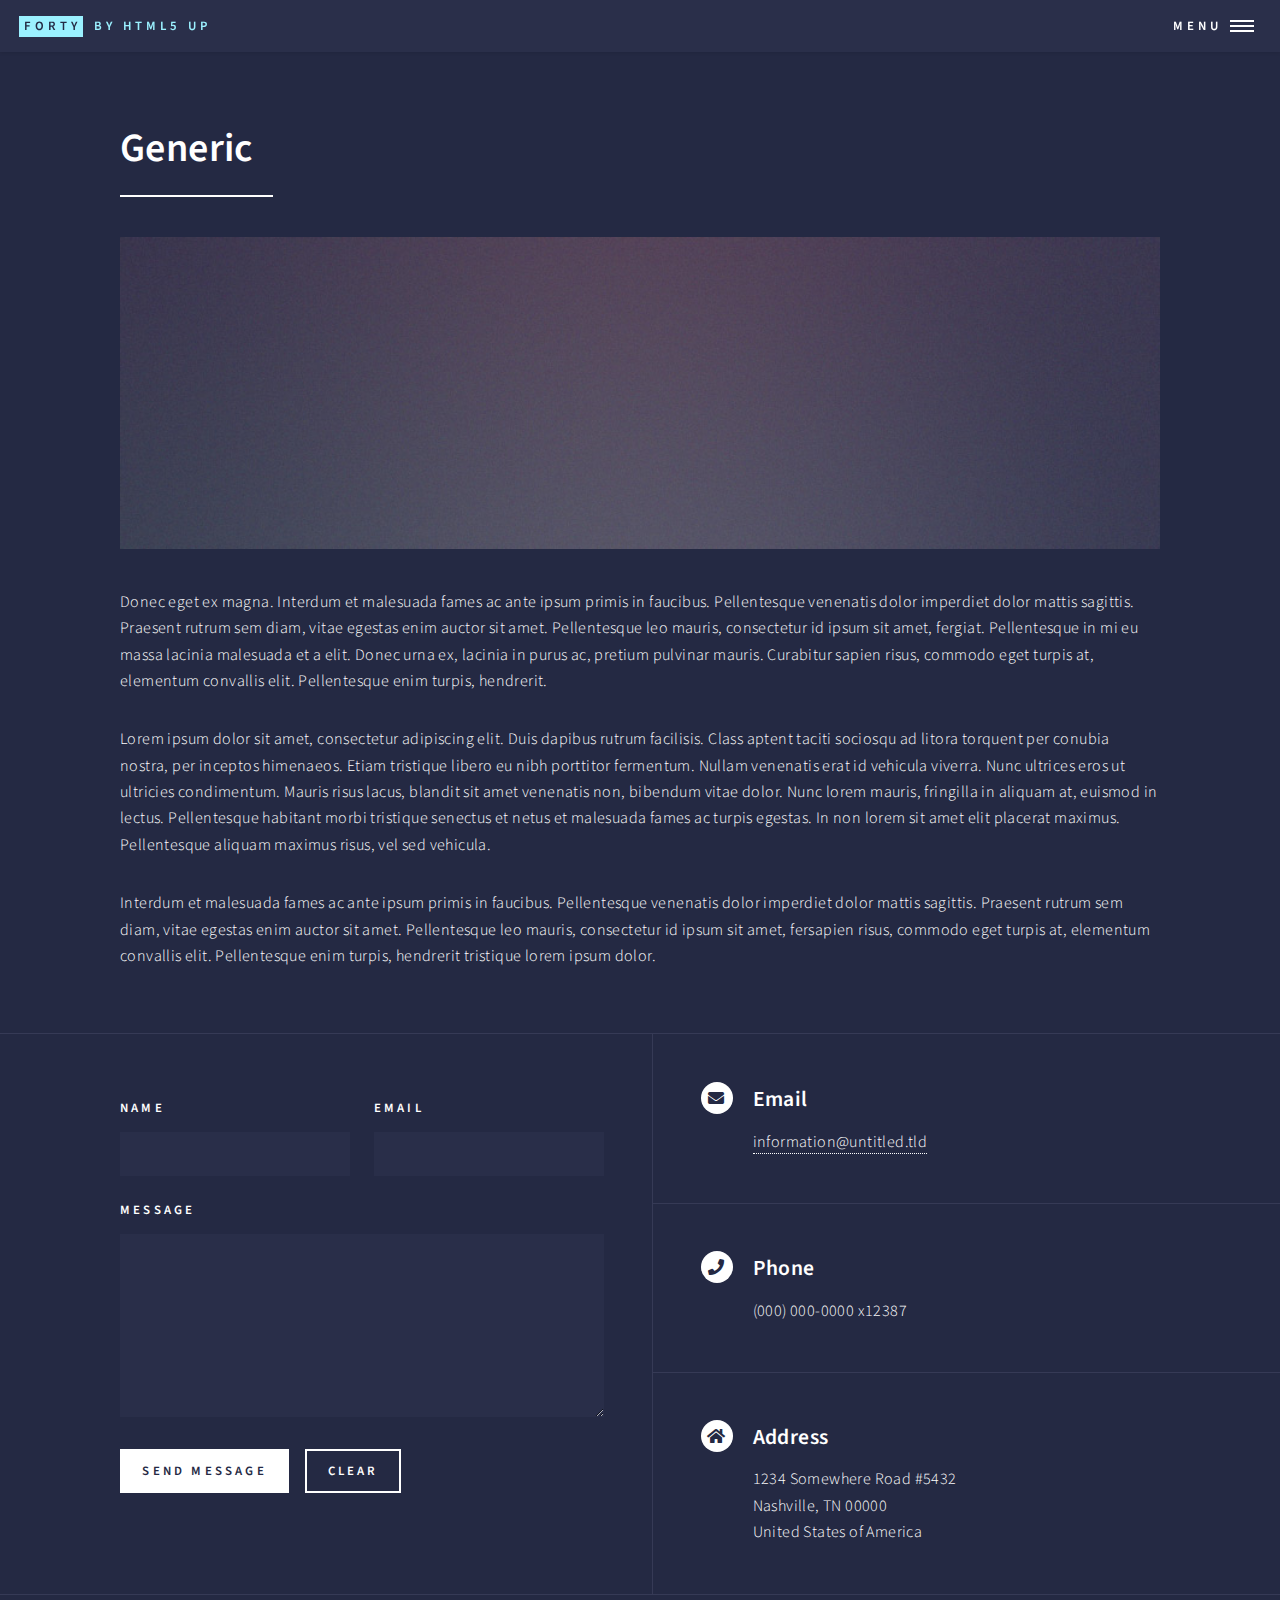
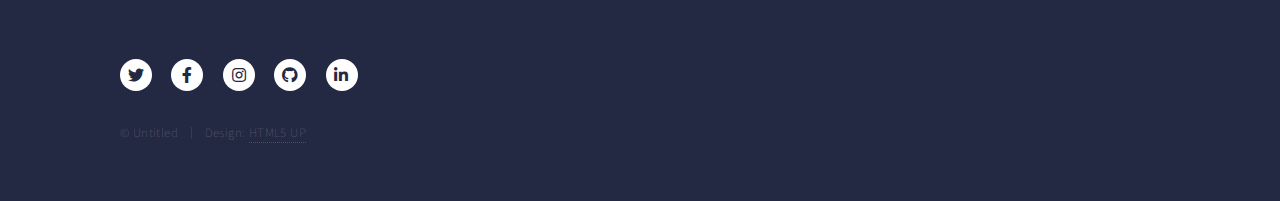
<file: generic.html>
<!DOCTYPE HTML>
<!--
	Forty by HTML5 UP
	html5up.net | @ajlkn
	Free for personal and commercial use under the CCA 3.0 license (html5up.net/license)
-->
<html>
	<head>
		<title>Generic - Forty by HTML5 UP</title>
		<meta charset="utf-8" />
		<meta name="viewport" content="width=device-width, initial-scale=1, user-scalable=no" />
		<link rel="stylesheet" href="assets/css/main.css" />
		<noscript><link rel="stylesheet" href="assets/css/noscript.css" /></noscript>
	</head>
	<body class="is-preload">

		<!-- Wrapper -->
			<div id="wrapper">

				<!-- Header -->
					<header id="header">
						<a href="index.html" class="logo"><strong>Forty</strong> <span>by HTML5 UP</span></a>
						<nav>
							<a href="#menu">Menu</a>
						</nav>
					</header>

				<!-- Menu -->
					<nav id="menu">
						<ul class="links">
							<li><a href="index.html">Home</a></li>
							<li><a href="landing.html">Landing</a></li>
							<li><a href="generic.html">Generic</a></li>
							<li><a href="elements.html">Elements</a></li>
						</ul>
						<ul class="actions stacked">
							<li><a href="#" class="button primary fit">Get Started</a></li>
							<li><a href="#" class="button fit">Log In</a></li>
						</ul>
					</nav>

				<!-- Main -->
					<div id="main" class="alt">

						<!-- One -->
							<section id="one">
								<div class="inner">
									<header class="major">
										<h1>Generic</h1>
									</header>
									<span class="image main"><img src="images/pic11.jpg" alt="" /></span>
									<p>Donec eget ex magna. Interdum et malesuada fames ac ante ipsum primis in faucibus. Pellentesque venenatis dolor imperdiet dolor mattis sagittis. Praesent rutrum sem diam, vitae egestas enim auctor sit amet. Pellentesque leo mauris, consectetur id ipsum sit amet, fergiat. Pellentesque in mi eu massa lacinia malesuada et a elit. Donec urna ex, lacinia in purus ac, pretium pulvinar mauris. Curabitur sapien risus, commodo eget turpis at, elementum convallis elit. Pellentesque enim turpis, hendrerit.</p>
									<p>Lorem ipsum dolor sit amet, consectetur adipiscing elit. Duis dapibus rutrum facilisis. Class aptent taciti sociosqu ad litora torquent per conubia nostra, per inceptos himenaeos. Etiam tristique libero eu nibh porttitor fermentum. Nullam venenatis erat id vehicula viverra. Nunc ultrices eros ut ultricies condimentum. Mauris risus lacus, blandit sit amet venenatis non, bibendum vitae dolor. Nunc lorem mauris, fringilla in aliquam at, euismod in lectus. Pellentesque habitant morbi tristique senectus et netus et malesuada fames ac turpis egestas. In non lorem sit amet elit placerat maximus. Pellentesque aliquam maximus risus, vel sed vehicula.</p>
									<p>Interdum et malesuada fames ac ante ipsum primis in faucibus. Pellentesque venenatis dolor imperdiet dolor mattis sagittis. Praesent rutrum sem diam, vitae egestas enim auctor sit amet. Pellentesque leo mauris, consectetur id ipsum sit amet, fersapien risus, commodo eget turpis at, elementum convallis elit. Pellentesque enim turpis, hendrerit tristique lorem ipsum dolor.</p>
								</div>
							</section>

					</div>

				<!-- Contact -->
					<section id="contact">
						<div class="inner">
							<section>
								<form method="post" action="#">
									<div class="fields">
										<div class="field half">
											<label for="name">Name</label>
											<input type="text" name="name" id="name" />
										</div>
										<div class="field half">
											<label for="email">Email</label>
											<input type="text" name="email" id="email" />
										</div>
										<div class="field">
											<label for="message">Message</label>
											<textarea name="message" id="message" rows="6"></textarea>
										</div>
									</div>
									<ul class="actions">
										<li><input type="submit" value="Send Message" class="primary" /></li>
										<li><input type="reset" value="Clear" /></li>
									</ul>
								</form>
							</section>
							<section class="split">
								<section>
									<div class="contact-method">
										<span class="icon solid alt fa-envelope"></span>
										<h3>Email</h3>
										<a href="#">information@untitled.tld</a>
									</div>
								</section>
								<section>
									<div class="contact-method">
										<span class="icon solid alt fa-phone"></span>
										<h3>Phone</h3>
										<span>(000) 000-0000 x12387</span>
									</div>
								</section>
								<section>
									<div class="contact-method">
										<span class="icon solid alt fa-home"></span>
										<h3>Address</h3>
										<span>1234 Somewhere Road #5432<br />
										Nashville, TN 00000<br />
										United States of America</span>
									</div>
								</section>
							</section>
						</div>
					</section>

				<!-- Footer -->
					<footer id="footer">
						<div class="inner">
							<ul class="icons">
								<li><a href="#" class="icon brands alt fa-twitter"><span class="label">Twitter</span></a></li>
								<li><a href="#" class="icon brands alt fa-facebook-f"><span class="label">Facebook</span></a></li>
								<li><a href="#" class="icon brands alt fa-instagram"><span class="label">Instagram</span></a></li>
								<li><a href="#" class="icon brands alt fa-github"><span class="label">GitHub</span></a></li>
								<li><a href="#" class="icon brands alt fa-linkedin-in"><span class="label">LinkedIn</span></a></li>
							</ul>
							<ul class="copyright">
								<li>&copy; Untitled</li><li>Design: <a href="https://html5up.net">HTML5 UP</a></li>
							</ul>
						</div>
					</footer>

			</div>

		<!-- Scripts -->
			<script src="assets/js/jquery.min.js"></script>
			<script src="assets/js/jquery.scrolly.min.js"></script>
			<script src="assets/js/jquery.scrollex.min.js"></script>
			<script src="assets/js/browser.min.js"></script>
			<script src="assets/js/breakpoints.min.js"></script>
			<script src="assets/js/util.js"></script>
			<script src="assets/js/main.js"></script>

	</body>
</html>
</file>
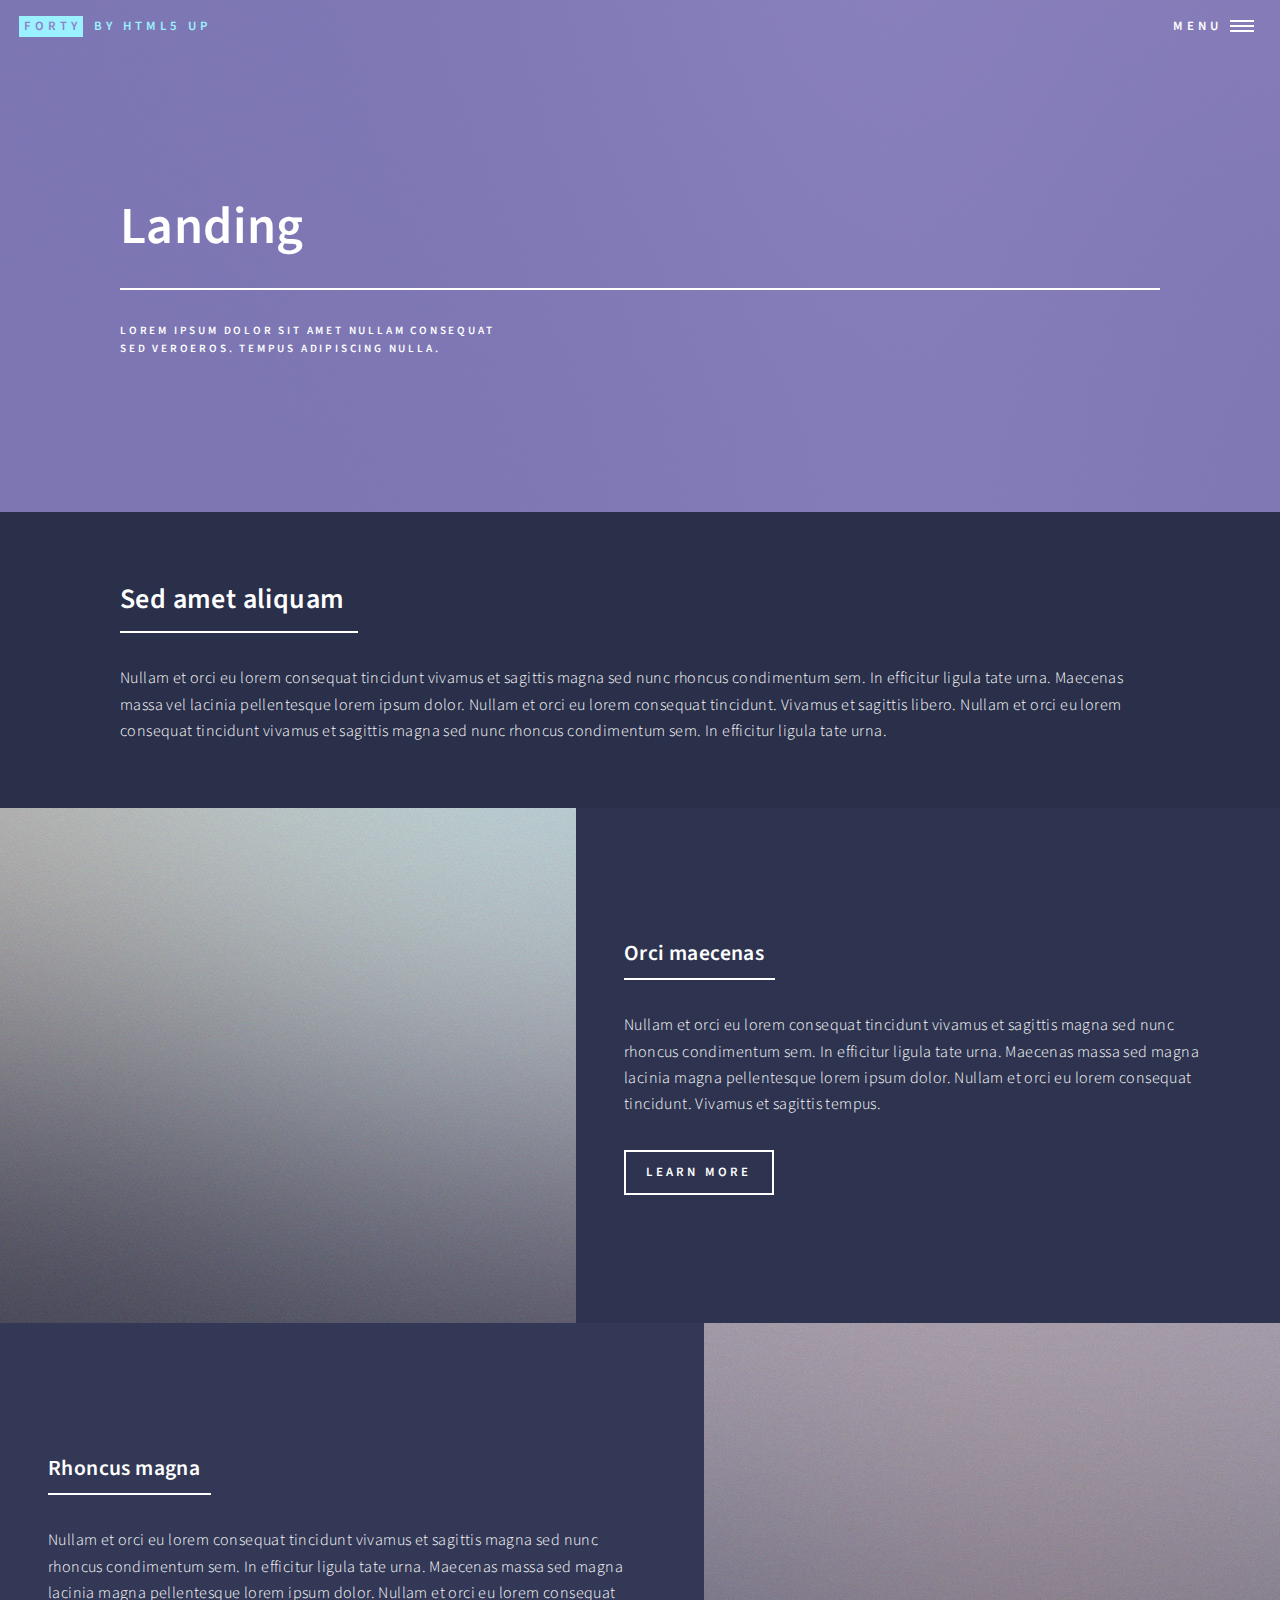
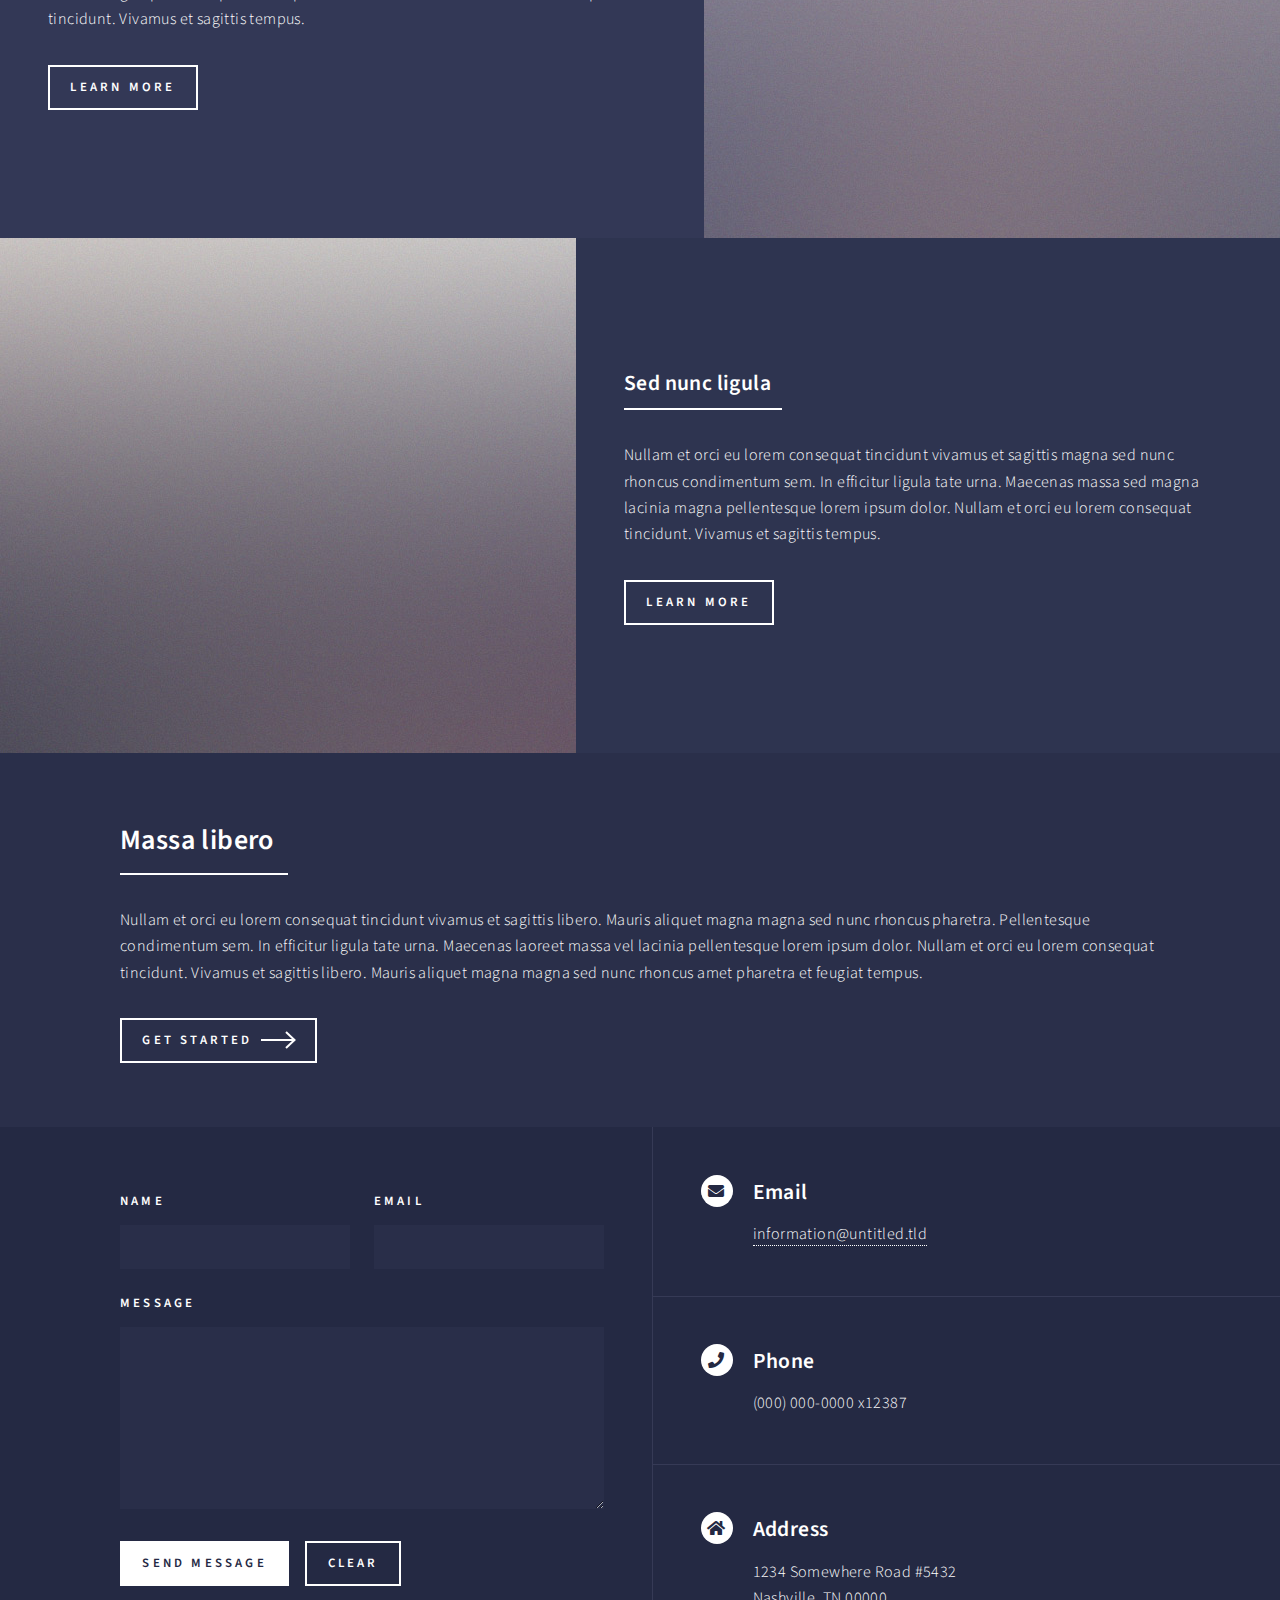
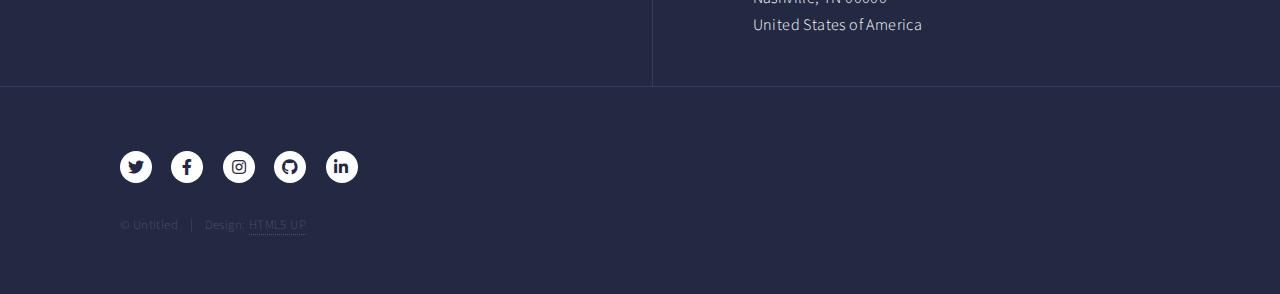
<file: landing.html>
<!DOCTYPE HTML>
<!--
	Forty by HTML5 UP
	html5up.net | @ajlkn
	Free for personal and commercial use under the CCA 3.0 license (html5up.net/license)
-->
<html>
	<head>
		<title>Landing - Forty by HTML5 UP</title>
		<meta charset="utf-8" />
		<meta name="viewport" content="width=device-width, initial-scale=1, user-scalable=no" />
		<link rel="stylesheet" href="assets/css/main.css" />
		<noscript><link rel="stylesheet" href="assets/css/noscript.css" /></noscript>
	</head>
	<body class="is-preload">

		<!-- Wrapper -->
			<div id="wrapper">

				<!-- Header -->
				<!-- Note: The "styleN" class below should match that of the banner element. -->
					<header id="header" class="alt style2">
						<a href="index.html" class="logo"><strong>Forty</strong> <span>by HTML5 UP</span></a>
						<nav>
							<a href="#menu">Menu</a>
						</nav>
					</header>

				<!-- Menu -->
					<nav id="menu">
						<ul class="links">
							<li><a href="index.html">Home</a></li>
							<li><a href="landing.html">Landing</a></li>
							<li><a href="generic.html">Generic</a></li>
							<li><a href="elements.html">Elements</a></li>
						</ul>
						<ul class="actions stacked">
							<li><a href="#" class="button primary fit">Get Started</a></li>
							<li><a href="#" class="button fit">Log In</a></li>
						</ul>
					</nav>

				<!-- Banner -->
				<!-- Note: The "styleN" class below should match that of the header element. -->
					<section id="banner" class="style2">
						<div class="inner">
							<span class="image">
								<img src="images/pic07.jpg" alt="" />
							</span>
							<header class="major">
								<h1>Landing</h1>
							</header>
							<div class="content">
								<p>Lorem ipsum dolor sit amet nullam consequat<br />
								sed veroeros. tempus adipiscing nulla.</p>
							</div>
						</div>
					</section>

				<!-- Main -->
					<div id="main">

						<!-- One -->
							<section id="one">
								<div class="inner">
									<header class="major">
										<h2>Sed amet aliquam</h2>
									</header>
									<p>Nullam et orci eu lorem consequat tincidunt vivamus et sagittis magna sed nunc rhoncus condimentum sem. In efficitur ligula tate urna. Maecenas massa vel lacinia pellentesque lorem ipsum dolor. Nullam et orci eu lorem consequat tincidunt. Vivamus et sagittis libero. Nullam et orci eu lorem consequat tincidunt vivamus et sagittis magna sed nunc rhoncus condimentum sem. In efficitur ligula tate urna.</p>
								</div>
							</section>

						<!-- Two -->
							<section id="two" class="spotlights">
								<section>
									<a href="generic.html" class="image">
										<img src="images/pic08.jpg" alt="" data-position="center center" />
									</a>
									<div class="content">
										<div class="inner">
											<header class="major">
												<h3>Orci maecenas</h3>
											</header>
											<p>Nullam et orci eu lorem consequat tincidunt vivamus et sagittis magna sed nunc rhoncus condimentum sem. In efficitur ligula tate urna. Maecenas massa sed magna lacinia magna pellentesque lorem ipsum dolor. Nullam et orci eu lorem consequat tincidunt. Vivamus et sagittis tempus.</p>
											<ul class="actions">
												<li><a href="generic.html" class="button">Learn more</a></li>
											</ul>
										</div>
									</div>
								</section>
								<section>
									<a href="generic.html" class="image">
										<img src="images/pic09.jpg" alt="" data-position="top center" />
									</a>
									<div class="content">
										<div class="inner">
											<header class="major">
												<h3>Rhoncus magna</h3>
											</header>
											<p>Nullam et orci eu lorem consequat tincidunt vivamus et sagittis magna sed nunc rhoncus condimentum sem. In efficitur ligula tate urna. Maecenas massa sed magna lacinia magna pellentesque lorem ipsum dolor. Nullam et orci eu lorem consequat tincidunt. Vivamus et sagittis tempus.</p>
											<ul class="actions">
												<li><a href="generic.html" class="button">Learn more</a></li>
											</ul>
										</div>
									</div>
								</section>
								<section>
									<a href="generic.html" class="image">
										<img src="images/pic10.jpg" alt="" data-position="25% 25%" />
									</a>
									<div class="content">
										<div class="inner">
											<header class="major">
												<h3>Sed nunc ligula</h3>
											</header>
											<p>Nullam et orci eu lorem consequat tincidunt vivamus et sagittis magna sed nunc rhoncus condimentum sem. In efficitur ligula tate urna. Maecenas massa sed magna lacinia magna pellentesque lorem ipsum dolor. Nullam et orci eu lorem consequat tincidunt. Vivamus et sagittis tempus.</p>
											<ul class="actions">
												<li><a href="generic.html" class="button">Learn more</a></li>
											</ul>
										</div>
									</div>
								</section>
							</section>

						<!-- Three -->
							<section id="three">
								<div class="inner">
									<header class="major">
										<h2>Massa libero</h2>
									</header>
									<p>Nullam et orci eu lorem consequat tincidunt vivamus et sagittis libero. Mauris aliquet magna magna sed nunc rhoncus pharetra. Pellentesque condimentum sem. In efficitur ligula tate urna. Maecenas laoreet massa vel lacinia pellentesque lorem ipsum dolor. Nullam et orci eu lorem consequat tincidunt. Vivamus et sagittis libero. Mauris aliquet magna magna sed nunc rhoncus amet pharetra et feugiat tempus.</p>
									<ul class="actions">
										<li><a href="generic.html" class="button next">Get Started</a></li>
									</ul>
								</div>
							</section>

					</div>

				<!-- Contact -->
					<section id="contact">
						<div class="inner">
							<section>
								<form method="post" action="#">
									<div class="fields">
										<div class="field half">
											<label for="name">Name</label>
											<input type="text" name="name" id="name" />
										</div>
										<div class="field half">
											<label for="email">Email</label>
											<input type="text" name="email" id="email" />
										</div>
										<div class="field">
											<label for="message">Message</label>
											<textarea name="message" id="message" rows="6"></textarea>
										</div>
									</div>
									<ul class="actions">
										<li><input type="submit" value="Send Message" class="primary" /></li>
										<li><input type="reset" value="Clear" /></li>
									</ul>
								</form>
							</section>
							<section class="split">
								<section>
									<div class="contact-method">
										<span class="icon solid alt fa-envelope"></span>
										<h3>Email</h3>
										<a href="#">information@untitled.tld</a>
									</div>
								</section>
								<section>
									<div class="contact-method">
										<span class="icon solid alt fa-phone"></span>
										<h3>Phone</h3>
										<span>(000) 000-0000 x12387</span>
									</div>
								</section>
								<section>
									<div class="contact-method">
										<span class="icon solid alt fa-home"></span>
										<h3>Address</h3>
										<span>1234 Somewhere Road #5432<br />
										Nashville, TN 00000<br />
										United States of America</span>
									</div>
								</section>
							</section>
						</div>
					</section>

				<!-- Footer -->
					<footer id="footer">
						<div class="inner">
							<ul class="icons">
								<li><a href="#" class="icon brands alt fa-twitter"><span class="label">Twitter</span></a></li>
								<li><a href="#" class="icon brands alt fa-facebook-f"><span class="label">Facebook</span></a></li>
								<li><a href="#" class="icon brands alt fa-instagram"><span class="label">Instagram</span></a></li>
								<li><a href="#" class="icon brands alt fa-github"><span class="label">GitHub</span></a></li>
								<li><a href="#" class="icon brands alt fa-linkedin-in"><span class="label">LinkedIn</span></a></li>
							</ul>
							<ul class="copyright">
								<li>&copy; Untitled</li><li>Design: <a href="https://html5up.net">HTML5 UP</a></li>
							</ul>
						</div>
					</footer>

			</div>

		<!-- Scripts -->
			<script src="assets/js/jquery.min.js"></script>
			<script src="assets/js/jquery.scrolly.min.js"></script>
			<script src="assets/js/jquery.scrollex.min.js"></script>
			<script src="assets/js/browser.min.js"></script>
			<script src="assets/js/breakpoints.min.js"></script>
			<script src="assets/js/util.js"></script>
			<script src="assets/js/main.js"></script>

	</body>
</html>
</file>
<file: assets/css/noscript.css>
/*
	Forty by HTML5 UP
	html5up.net | @ajlkn
	Free for personal and commercial use under the CCA 3.0 license (html5up.net/license)
*/

/* Banner */

	body.is-preload #banner:after {
		opacity: 0.85;
	}

	body.is-preload #banner > .inner {
		-moz-filter: none;
		-webkit-filter: none;
		-ms-filter: none;
		filter: none;
		-moz-transform: none;
		-webkit-transform: none;
		-ms-transform: none;
		transform: none;
		opacity: 1;
	}
</file>
<file: assets/css/main.css>
@import url(fontawesome-all.min.css);
@import url("https://fonts.googleapis.com/css?family=Source+Sans+Pro:300,300italic,600,600italic");

/*
	Forty by HTML5 UP
	html5up.net | @ajlkn
	Free for personal and commercial use under the CCA 3.0 license (html5up.net/license)
*/

html, body, div, span, applet, object,
iframe, h1, h2, h3, h4, h5, h6, p, blockquote,
pre, a, abbr, acronym, address, big, cite,
code, del, dfn, em, img, ins, kbd, q, s, samp,
small, strike, strong, sub, sup, tt, var, b,
u, i, center, dl, dt, dd, ol, ul, li, fieldset,
form, label, legend, table, caption, tbody,
tfoot, thead, tr, th, td, article, aside,
canvas, details, embed, figure, figcaption,
footer, header, hgroup, menu, nav, output, ruby,
section, summary, time, mark, audio, video {
	margin: 0;
	padding: 0;
	border: 0;
	font-size: 100%;
	font: inherit;
	vertical-align: baseline;}

article, aside, details, figcaption, figure,
footer, header, hgroup, menu, nav, section {
	display: block;}

body {
	line-height: 1;
}

ol, ul {
	list-style: none;
}

blockquote, q {
	quotes: none;
}

	blockquote:before, blockquote:after, q:before, q:after {
		content: '';
		content: none;
	}

table {
	border-collapse: collapse;
	border-spacing: 0;
}

body {
	-webkit-text-size-adjust: none;
}

mark {
	background-color: transparent;
	color: inherit;
}

input::-moz-focus-inner {
	border: 0;
	padding: 0;
}

input, select, textarea {
	-moz-appearance: none;
	-webkit-appearance: none;
	-ms-appearance: none;
	appearance: none;
}

/* Basic */

	@-ms-viewport {
		width: device-width;
	}

	body {
		-ms-overflow-style: scrollbar;
	}

	@media screen and (max-width: 480px) {

		html, body {
			min-width: 320px;
		}

	}

	html {
		box-sizing: border-box;
	}

	*, *:before, *:after {
		box-sizing: inherit;
	}

	body {
		background: #242943;
	}

		body.is-preload *, body.is-preload *:before, body.is-preload *:after {
			-moz-animation: none !important;
			-webkit-animation: none !important;
			-ms-animation: none !important;
			animation: none !important;
			-moz-transition: none !important;
			-webkit-transition: none !important;
			-ms-transition: none !important;
			transition: none !important;
		}

/* Type */

	body, input, select, textarea {
		color: #ffffff;
		font-family: "Source Sans Pro", Helvetica, sans-serif;
		font-size: 17pt;
		font-weight: 300;
		letter-spacing: 0.025em;
		line-height: 1.65;
	}

		@media screen and (max-width: 1680px) {

			body, input, select, textarea {
				font-size: 14pt;
			}

		}

		@media screen and (max-width: 1280px) {

			body, input, select, textarea {
				font-size: 12pt;
			}

		}

		@media screen and (max-width: 360px) {

			body, input, select, textarea {
				font-size: 11pt;
			}

		}

	a {
		-moz-transition: color 0.2s ease-in-out, border-bottom-color 0.2s ease-in-out;
		-webkit-transition: color 0.2s ease-in-out, border-bottom-color 0.2s ease-in-out;
		-ms-transition: color 0.2s ease-in-out, border-bottom-color 0.2s ease-in-out;
		transition: color 0.2s ease-in-out, border-bottom-color 0.2s ease-in-out;
		border-bottom: dotted 1px;
		color: inherit;
		text-decoration: none;
	}

		a:hover {
			border-bottom-color: transparent;
			color: #9bf1ff !important;
		}

		a:active {
			color: #53e3fb !important;
		}

	strong, b {
		color: #ffffff;
		font-weight: 600;
	}

	em, i {
		font-style: italic;
	}

	p {
		margin: 0 0 2em 0;
	}

	h1, h2, h3, h4, h5, h6 {
		color: #ffffff;
		font-weight: 600;
		line-height: 1.65;
		margin: 0 0 1em 0;
	}

		h1 a, h2 a, h3 a, h4 a, h5 a, h6 a {
			color: inherit;
			border-bottom: 0;
		}

	h1 {
		font-size: 2.5em;
	}

	h2 {
		font-size: 1.75em;
	}

	h3 {
		font-size: 1.35em;
	}

	h4 {
		font-size: 1.1em;
	}

	h5 {
		font-size: 0.9em;
	}

	h6 {
		font-size: 0.7em;
	}

	@media screen and (max-width: 736px) {

		h1 {
			font-size: 2em;
		}

		h2 {
			font-size: 1.5em;
		}

		h3 {
			font-size: 1.25em;
		}

	}

	sub {
		font-size: 0.8em;
		position: relative;
		top: 0.5em;
	}

	sup {
		font-size: 0.8em;
		position: relative;
		top: -0.5em;
	}

	blockquote {
		border-left: solid 4px rgba(212, 212, 255, 0.1);
		font-style: italic;
		margin: 0 0 2em 0;
		padding: 0.5em 0 0.5em 2em;
	}

	code {
		background: rgba(212, 212, 255, 0.035);
		font-family: "Courier New", monospace;
		font-size: 0.9em;
		margin: 0 0.25em;
		padding: 0.25em 0.65em;
	}

	pre {
		-webkit-overflow-scrolling: touch;
		font-family: "Courier New", monospace;
		font-size: 0.9em;
		margin: 0 0 2em 0;
	}

		pre code {
			display: block;
			line-height: 1.75;
			padding: 1em 1.5em;
			overflow-x: auto;
		}

	hr {
		border: 0;
		border-bottom: solid 1px rgba(212, 212, 255, 0.1);
		margin: 2em 0;
	}

		hr.major {
			margin: 3em 0;
		}

	.align-left {
		text-align: left;
	}

	.align-center {
		text-align: center;
	}

	.align-right {
		text-align: right;
	}

/* Row */

	.row {
		display: flex;
		flex-wrap: wrap;
		box-sizing: border-box;
		align-items: stretch;
	}

		.row > * {
			box-sizing: border-box;
		}

		.row.gtr-uniform > * > :last-child {
			margin-bottom: 0;
		}

		.row.aln-left {
			justify-content: flex-start;
		}

		.row.aln-center {
			justify-content: center;
		}

		.row.aln-right {
			justify-content: flex-end;
		}

		.row.aln-top {
			align-items: flex-start;
		}

		.row.aln-middle {
			align-items: center;
		}

		.row.aln-bottom {
			align-items: flex-end;
		}

		.row > .imp {
			order: -1;
		}

		.row > .col-1 {
			width: 8.33333%;
		}

		.row > .off-1 {
			margin-left: 8.33333%;
		}

		.row > .col-2 {
			width: 16.66667%;
		}

		.row > .off-2 {
			margin-left: 16.66667%;
		}

		.row > .col-3 {
			width: 25%;
		}

		.row > .off-3 {
			margin-left: 25%;
		}

		.row > .col-4 {
			width: 33.33333%;
		}

		.row > .off-4 {
			margin-left: 33.33333%;
		}

		.row > .col-5 {
			width: 41.66667%;
		}

		.row > .off-5 {
			margin-left: 41.66667%;
		}

		.row > .col-6 {
			width: 50%;
		}

		.row > .off-6 {
			margin-left: 50%;
		}

		.row > .col-7 {
			width: 58.33333%;
		}

		.row > .off-7 {
			margin-left: 58.33333%;
		}

		.row > .col-8 {
			width: 66.66667%;
		}

		.row > .off-8 {
			margin-left: 66.66667%;
		}

		.row > .col-9 {
			width: 75%;
		}

		.row > .off-9 {
			margin-left: 75%;
		}

		.row > .col-10 {
			width: 83.33333%;
		}

		.row > .off-10 {
			margin-left: 83.33333%;
		}

		.row > .col-11 {
			width: 91.66667%;
		}

		.row > .off-11 {
			margin-left: 91.66667%;
		}

		.row > .col-12 {
			width: 100%;
		}

		.row > .off-12 {
			margin-left: 100%;
		}

		.row.gtr-0 {
			margin-top: 0;
			margin-left: 0em;
		}

			.row.gtr-0 > * {
				padding: 0 0 0 0em;
			}

			.row.gtr-0.gtr-uniform {
				margin-top: 0em;
			}

				.row.gtr-0.gtr-uniform > * {
					padding-top: 0em;
				}

		.row.gtr-25 {
			margin-top: 0;
			margin-left: -0.5em;
		}

			.row.gtr-25 > * {
				padding: 0 0 0 0.5em;
			}

			.row.gtr-25.gtr-uniform {
				margin-top: -0.5em;
			}

				.row.gtr-25.gtr-uniform > * {
					padding-top: 0.5em;
				}

		.row.gtr-50 {
			margin-top: 0;
			margin-left: -1em;
		}

			.row.gtr-50 > * {
				padding: 0 0 0 1em;
			}

			.row.gtr-50.gtr-uniform {
				margin-top: -1em;
			}

				.row.gtr-50.gtr-uniform > * {
					padding-top: 1em;
				}

		.row {
			margin-top: 0;
			margin-left: -2em;
		}

			.row > * {
				padding: 0 0 0 2em;
			}

			.row.gtr-uniform {
				margin-top: -2em;
			}

				.row.gtr-uniform > * {
					padding-top: 2em;
				}

		.row.gtr-150 {
			margin-top: 0;
			margin-left: -3em;
		}

			.row.gtr-150 > * {
				padding: 0 0 0 3em;
			}

			.row.gtr-150.gtr-uniform {
				margin-top: -3em;
			}

				.row.gtr-150.gtr-uniform > * {
					padding-top: 3em;
				}

		.row.gtr-200 {
			margin-top: 0;
			margin-left: -4em;
		}

			.row.gtr-200 > * {
				padding: 0 0 0 4em;
			}

			.row.gtr-200.gtr-uniform {
				margin-top: -4em;
			}

				.row.gtr-200.gtr-uniform > * {
					padding-top: 4em;
				}

		@media screen and (max-width: 1680px) {

			.row {
				display: flex;
				flex-wrap: wrap;
				box-sizing: border-box;
				align-items: stretch;
			}

				.row > * {
					box-sizing: border-box;
				}

				.row.gtr-uniform > * > :last-child {
					margin-bottom: 0;
				}

				.row.aln-left {
					justify-content: flex-start;
				}

				.row.aln-center {
					justify-content: center;
				}

				.row.aln-right {
					justify-content: flex-end;
				}

				.row.aln-top {
					align-items: flex-start;
				}

				.row.aln-middle {
					align-items: center;
				}

				.row.aln-bottom {
					align-items: flex-end;
				}

				.row > .imp-xlarge {
					order: -1;
				}

				.row > .col-1-xlarge {
					width: 8.33333%;
				}

				.row > .off-1-xlarge {
					margin-left: 8.33333%;
				}

				.row > .col-2-xlarge {
					width: 16.66667%;
				}

				.row > .off-2-xlarge {
					margin-left: 16.66667%;
				}

				.row > .col-3-xlarge {
					width: 25%;
				}

				.row > .off-3-xlarge {
					margin-left: 25%;
				}

				.row > .col-4-xlarge {
					width: 33.33333%;
				}

				.row > .off-4-xlarge {
					margin-left: 33.33333%;
				}

				.row > .col-5-xlarge {
					width: 41.66667%;
				}

				.row > .off-5-xlarge {
					margin-left: 41.66667%;
				}

				.row > .col-6-xlarge {
					width: 50%;
				}

				.row > .off-6-xlarge {
					margin-left: 50%;
				}

				.row > .col-7-xlarge {
					width: 58.33333%;
				}

				.row > .off-7-xlarge {
					margin-left: 58.33333%;
				}

				.row > .col-8-xlarge {
					width: 66.66667%;
				}

				.row > .off-8-xlarge {
					margin-left: 66.66667%;
				}

				.row > .col-9-xlarge {
					width: 75%;
				}

				.row > .off-9-xlarge {
					margin-left: 75%;
				}

				.row > .col-10-xlarge {
					width: 83.33333%;
				}

				.row > .off-10-xlarge {
					margin-left: 83.33333%;
				}

				.row > .col-11-xlarge {
					width: 91.66667%;
				}

				.row > .off-11-xlarge {
					margin-left: 91.66667%;
				}

				.row > .col-12-xlarge {
					width: 100%;
				}

				.row > .off-12-xlarge {
					margin-left: 100%;
				}

				.row.gtr-0 {
					margin-top: 0;
					margin-left: 0em;
				}

					.row.gtr-0 > * {
						padding: 0 0 0 0em;
					}

					.row.gtr-0.gtr-uniform {
						margin-top: 0em;
					}

						.row.gtr-0.gtr-uniform > * {
							padding-top: 0em;
						}

				.row.gtr-25 {
					margin-top: 0;
					margin-left: -0.5em;
				}

					.row.gtr-25 > * {
						padding: 0 0 0 0.5em;
					}

					.row.gtr-25.gtr-uniform {
						margin-top: -0.5em;
					}

						.row.gtr-25.gtr-uniform > * {
							padding-top: 0.5em;
						}

				.row.gtr-50 {
					margin-top: 0;
					margin-left: -1em;
				}

					.row.gtr-50 > * {
						padding: 0 0 0 1em;
					}

					.row.gtr-50.gtr-uniform {
						margin-top: -1em;
					}

						.row.gtr-50.gtr-uniform > * {
							padding-top: 1em;
						}

				.row {
					margin-top: 0;
					margin-left: -2em;
				}

					.row > * {
						padding: 0 0 0 2em;
					}

					.row.gtr-uniform {
						margin-top: -2em;
					}

						.row.gtr-uniform > * {
							padding-top: 2em;
						}

				.row.gtr-150 {
					margin-top: 0;
					margin-left: -3em;
				}

					.row.gtr-150 > * {
						padding: 0 0 0 3em;
					}

					.row.gtr-150.gtr-uniform {
						margin-top: -3em;
					}

						.row.gtr-150.gtr-uniform > * {
							padding-top: 3em;
						}

				.row.gtr-200 {
					margin-top: 0;
					margin-left: -4em;
				}

					.row.gtr-200 > * {
						padding: 0 0 0 4em;
					}

					.row.gtr-200.gtr-uniform {
						margin-top: -4em;
					}

						.row.gtr-200.gtr-uniform > * {
							padding-top: 4em;
						}

		}

		@media screen and (max-width: 1280px) {

			.row {
				display: flex;
				flex-wrap: wrap;
				box-sizing: border-box;
				align-items: stretch;
			}

				.row > * {
					box-sizing: border-box;
				}

				.row.gtr-uniform > * > :last-child {
					margin-bottom: 0;
				}

				.row.aln-left {
					justify-content: flex-start;
				}

				.row.aln-center {
					justify-content: center;
				}

				.row.aln-right {
					justify-content: flex-end;
				}

				.row.aln-top {
					align-items: flex-start;
				}

				.row.aln-middle {
					align-items: center;
				}

				.row.aln-bottom {
					align-items: flex-end;
				}

				.row > .imp-large {
					order: -1;
				}

				.row > .col-1-large {
					width: 8.33333%;
				}

				.row > .off-1-large {
					margin-left: 8.33333%;
				}

				.row > .col-2-large {
					width: 16.66667%;
				}

				.row > .off-2-large {
					margin-left: 16.66667%;
				}

				.row > .col-3-large {
					width: 25%;
				}

				.row > .off-3-large {
					margin-left: 25%;
				}

				.row > .col-4-large {
					width: 33.33333%;
				}

				.row > .off-4-large {
					margin-left: 33.33333%;
				}

				.row > .col-5-large {
					width: 41.66667%;
				}

				.row > .off-5-large {
					margin-left: 41.66667%;
				}

				.row > .col-6-large {
					width: 50%;
				}

				.row > .off-6-large {
					margin-left: 50%;
				}

				.row > .col-7-large {
					width: 58.33333%;
				}

				.row > .off-7-large {
					margin-left: 58.33333%;
				}

				.row > .col-8-large {
					width: 66.66667%;
				}

				.row > .off-8-large {
					margin-left: 66.66667%;
				}

				.row > .col-9-large {
					width: 75%;
				}

				.row > .off-9-large {
					margin-left: 75%;
				}

				.row > .col-10-large {
					width: 83.33333%;
				}

				.row > .off-10-large {
					margin-left: 83.33333%;
				}

				.row > .col-11-large {
					width: 91.66667%;
				}

				.row > .off-11-large {
					margin-left: 91.66667%;
				}

				.row > .col-12-large {
					width: 100%;
				}

				.row > .off-12-large {
					margin-left: 100%;
				}

				.row.gtr-0 {
					margin-top: 0;
					margin-left: 0em;
				}

					.row.gtr-0 > * {
						padding: 0 0 0 0em;
					}

					.row.gtr-0.gtr-uniform {
						margin-top: 0em;
					}

						.row.gtr-0.gtr-uniform > * {
							padding-top: 0em;
						}

				.row.gtr-25 {
					margin-top: 0;
					margin-left: -0.375em;
				}

					.row.gtr-25 > * {
						padding: 0 0 0 0.375em;
					}

					.row.gtr-25.gtr-uniform {
						margin-top: -0.375em;
					}

						.row.gtr-25.gtr-uniform > * {
							padding-top: 0.375em;
						}

				.row.gtr-50 {
					margin-top: 0;
					margin-left: -0.75em;
				}

					.row.gtr-50 > * {
						padding: 0 0 0 0.75em;
					}

					.row.gtr-50.gtr-uniform {
						margin-top: -0.75em;
					}

						.row.gtr-50.gtr-uniform > * {
							padding-top: 0.75em;
						}

				.row {
					margin-top: 0;
					margin-left: -1.5em;
				}

					.row > * {
						padding: 0 0 0 1.5em;
					}

					.row.gtr-uniform {
						margin-top: -1.5em;
					}

						.row.gtr-uniform > * {
							padding-top: 1.5em;
						}

				.row.gtr-150 {
					margin-top: 0;
					margin-left: -2.25em;
				}

					.row.gtr-150 > * {
						padding: 0 0 0 2.25em;
					}

					.row.gtr-150.gtr-uniform {
						margin-top: -2.25em;
					}

						.row.gtr-150.gtr-uniform > * {
							padding-top: 2.25em;
						}

				.row.gtr-200 {
					margin-top: 0;
					margin-left: -3em;
				}

					.row.gtr-200 > * {
						padding: 0 0 0 3em;
					}

					.row.gtr-200.gtr-uniform {
						margin-top: -3em;
					}

						.row.gtr-200.gtr-uniform > * {
							padding-top: 3em;
						}

		}

		@media screen and (max-width: 980px) {

			.row {
				display: flex;
				flex-wrap: wrap;
				box-sizing: border-box;
				align-items: stretch;
			}

				.row > * {
					box-sizing: border-box;
				}

				.row.gtr-uniform > * > :last-child {
					margin-bottom: 0;
				}

				.row.aln-left {
					justify-content: flex-start;
				}

				.row.aln-center {
					justify-content: center;
				}

				.row.aln-right {
					justify-content: flex-end;
				}

				.row.aln-top {
					align-items: flex-start;
				}

				.row.aln-middle {
					align-items: center;
				}

				.row.aln-bottom {
					align-items: flex-end;
				}

				.row > .imp-medium {
					order: -1;
				}

				.row > .col-1-medium {
					width: 8.33333%;
				}

				.row > .off-1-medium {
					margin-left: 8.33333%;
				}

				.row > .col-2-medium {
					width: 16.66667%;
				}

				.row > .off-2-medium {
					margin-left: 16.66667%;
				}

				.row > .col-3-medium {
					width: 25%;
				}

				.row > .off-3-medium {
					margin-left: 25%;
				}

				.row > .col-4-medium {
					width: 33.33333%;
				}

				.row > .off-4-medium {
					margin-left: 33.33333%;
				}

				.row > .col-5-medium {
					width: 41.66667%;
				}

				.row > .off-5-medium {
					margin-left: 41.66667%;
				}

				.row > .col-6-medium {
					width: 50%;
				}

				.row > .off-6-medium {
					margin-left: 50%;
				}

				.row > .col-7-medium {
					width: 58.33333%;
				}

				.row > .off-7-medium {
					margin-left: 58.33333%;
				}

				.row > .col-8-medium {
					width: 66.66667%;
				}

				.row > .off-8-medium {
					margin-left: 66.66667%;
				}

				.row > .col-9-medium {
					width: 75%;
				}

				.row > .off-9-medium {
					margin-left: 75%;
				}

				.row > .col-10-medium {
					width: 83.33333%;
				}

				.row > .off-10-medium {
					margin-left: 83.33333%;
				}

				.row > .col-11-medium {
					width: 91.66667%;
				}

				.row > .off-11-medium {
					margin-left: 91.66667%;
				}

				.row > .col-12-medium {
					width: 100%;
				}

				.row > .off-12-medium {
					margin-left: 100%;
				}

				.row.gtr-0 {
					margin-top: 0;
					margin-left: 0em;
				}

					.row.gtr-0 > * {
						padding: 0 0 0 0em;
					}

					.row.gtr-0.gtr-uniform {
						margin-top: 0em;
					}

						.row.gtr-0.gtr-uniform > * {
							padding-top: 0em;
						}

				.row.gtr-25 {
					margin-top: 0;
					margin-left: -0.375em;
				}

					.row.gtr-25 > * {
						padding: 0 0 0 0.375em;
					}

					.row.gtr-25.gtr-uniform {
						margin-top: -0.375em;
					}

						.row.gtr-25.gtr-uniform > * {
							padding-top: 0.375em;
						}

				.row.gtr-50 {
					margin-top: 0;
					margin-left: -0.75em;
				}

					.row.gtr-50 > * {
						padding: 0 0 0 0.75em;
					}

					.row.gtr-50.gtr-uniform {
						margin-top: -0.75em;
					}

						.row.gtr-50.gtr-uniform > * {
							padding-top: 0.75em;
						}

				.row {
					margin-top: 0;
					margin-left: -1.5em;
				}

					.row > * {
						padding: 0 0 0 1.5em;
					}

					.row.gtr-uniform {
						margin-top: -1.5em;
					}

						.row.gtr-uniform > * {
							padding-top: 1.5em;
						}

				.row.gtr-150 {
					margin-top: 0;
					margin-left: -2.25em;
				}

					.row.gtr-150 > * {
						padding: 0 0 0 2.25em;
					}

					.row.gtr-150.gtr-uniform {
						margin-top: -2.25em;
					}

						.row.gtr-150.gtr-uniform > * {
							padding-top: 2.25em;
						}

				.row.gtr-200 {
					margin-top: 0;
					margin-left: -3em;
				}

					.row.gtr-200 > * {
						padding: 0 0 0 3em;
					}

					.row.gtr-200.gtr-uniform {
						margin-top: -3em;
					}

						.row.gtr-200.gtr-uniform > * {
							padding-top: 3em;
						}

		}

		@media screen and (max-width: 736px) {

			.row {
				display: flex;
				flex-wrap: wrap;
				box-sizing: border-box;
				align-items: stretch;
			}

				.row > * {
					box-sizing: border-box;
				}

				.row.gtr-uniform > * > :last-child {
					margin-bottom: 0;
				}

				.row.aln-left {
					justify-content: flex-start;
				}

				.row.aln-center {
					justify-content: center;
				}

				.row.aln-right {
					justify-content: flex-end;
				}

				.row.aln-top {
					align-items: flex-start;
				}

				.row.aln-middle {
					align-items: center;
				}

				.row.aln-bottom {
					align-items: flex-end;
				}

				.row > .imp-small {
					order: -1;
				}

				.row > .col-1-small {
					width: 8.33333%;
				}

				.row > .off-1-small {
					margin-left: 8.33333%;
				}

				.row > .col-2-small {
					width: 16.66667%;
				}

				.row > .off-2-small {
					margin-left: 16.66667%;
				}

				.row > .col-3-small {
					width: 25%;
				}

				.row > .off-3-small {
					margin-left: 25%;
				}

				.row > .col-4-small {
					width: 33.33333%;
				}

				.row > .off-4-small {
					margin-left: 33.33333%;
				}

				.row > .col-5-small {
					width: 41.66667%;
				}

				.row > .off-5-small {
					margin-left: 41.66667%;
				}

				.row > .col-6-small {
					width: 50%;
				}

				.row > .off-6-small {
					margin-left: 50%;
				}

				.row > .col-7-small {
					width: 58.33333%;
				}

				.row > .off-7-small {
					margin-left: 58.33333%;
				}

				.row > .col-8-small {
					width: 66.66667%;
				}

				.row > .off-8-small {
					margin-left: 66.66667%;
				}

				.row > .col-9-small {
					width: 75%;
				}

				.row > .off-9-small {
					margin-left: 75%;
				}

				.row > .col-10-small {
					width: 83.33333%;
				}

				.row > .off-10-small {
					margin-left: 83.33333%;
				}

				.row > .col-11-small {
					width: 91.66667%;
				}

				.row > .off-11-small {
					margin-left: 91.66667%;
				}

				.row > .col-12-small {
					width: 100%;
				}

				.row > .off-12-small {
					margin-left: 100%;
				}

				.row.gtr-0 {
					margin-top: 0;
					margin-left: 0em;
				}

					.row.gtr-0 > * {
						padding: 0 0 0 0em;
					}

					.row.gtr-0.gtr-uniform {
						margin-top: 0em;
					}

						.row.gtr-0.gtr-uniform > * {
							padding-top: 0em;
						}

				.row.gtr-25 {
					margin-top: 0;
					margin-left: -0.3125em;
				}

					.row.gtr-25 > * {
						padding: 0 0 0 0.3125em;
					}

					.row.gtr-25.gtr-uniform {
						margin-top: -0.3125em;
					}

						.row.gtr-25.gtr-uniform > * {
							padding-top: 0.3125em;
						}

				.row.gtr-50 {
					margin-top: 0;
					margin-left: -0.625em;
				}

					.row.gtr-50 > * {
						padding: 0 0 0 0.625em;
					}

					.row.gtr-50.gtr-uniform {
						margin-top: -0.625em;
					}

						.row.gtr-50.gtr-uniform > * {
							padding-top: 0.625em;
						}

				.row {
					margin-top: 0;
					margin-left: -1.25em;
				}

					.row > * {
						padding: 0 0 0 1.25em;
					}

					.row.gtr-uniform {
						margin-top: -1.25em;
					}

						.row.gtr-uniform > * {
							padding-top: 1.25em;
						}

				.row.gtr-150 {
					margin-top: 0;
					margin-left: -1.875em;
				}

					.row.gtr-150 > * {
						padding: 0 0 0 1.875em;
					}

					.row.gtr-150.gtr-uniform {
						margin-top: -1.875em;
					}

						.row.gtr-150.gtr-uniform > * {
							padding-top: 1.875em;
						}

				.row.gtr-200 {
					margin-top: 0;
					margin-left: -2.5em;
				}

					.row.gtr-200 > * {
						padding: 0 0 0 2.5em;
					}

					.row.gtr-200.gtr-uniform {
						margin-top: -2.5em;
					}

						.row.gtr-200.gtr-uniform > * {
							padding-top: 2.5em;
						}

		}

		@media screen and (max-width: 480px) {

			.row {
				display: flex;
				flex-wrap: wrap;
				box-sizing: border-box;
				align-items: stretch;
			}

				.row > * {
					box-sizing: border-box;
				}

				.row.gtr-uniform > * > :last-child {
					margin-bottom: 0;
				}

				.row.aln-left {
					justify-content: flex-start;
				}

				.row.aln-center {
					justify-content: center;
				}

				.row.aln-right {
					justify-content: flex-end;
				}

				.row.aln-top {
					align-items: flex-start;
				}

				.row.aln-middle {
					align-items: center;
				}

				.row.aln-bottom {
					align-items: flex-end;
				}

				.row > .imp-xsmall {
					order: -1;
				}

				.row > .col-1-xsmall {
					width: 8.33333%;
				}

				.row > .off-1-xsmall {
					margin-left: 8.33333%;
				}

				.row > .col-2-xsmall {
					width: 16.66667%;
				}

				.row > .off-2-xsmall {
					margin-left: 16.66667%;
				}

				.row > .col-3-xsmall {
					width: 25%;
				}

				.row > .off-3-xsmall {
					margin-left: 25%;
				}

				.row > .col-4-xsmall {
					width: 33.33333%;
				}

				.row > .off-4-xsmall {
					margin-left: 33.33333%;
				}

				.row > .col-5-xsmall {
					width: 41.66667%;
				}

				.row > .off-5-xsmall {
					margin-left: 41.66667%;
				}

				.row > .col-6-xsmall {
					width: 50%;
				}

				.row > .off-6-xsmall {
					margin-left: 50%;
				}

				.row > .col-7-xsmall {
					width: 58.33333%;
				}

				.row > .off-7-xsmall {
					margin-left: 58.33333%;
				}

				.row > .col-8-xsmall {
					width: 66.66667%;
				}

				.row > .off-8-xsmall {
					margin-left: 66.66667%;
				}

				.row > .col-9-xsmall {
					width: 75%;
				}

				.row > .off-9-xsmall {
					margin-left: 75%;
				}

				.row > .col-10-xsmall {
					width: 83.33333%;
				}

				.row > .off-10-xsmall {
					margin-left: 83.33333%;
				}

				.row > .col-11-xsmall {
					width: 91.66667%;
				}

				.row > .off-11-xsmall {
					margin-left: 91.66667%;
				}

				.row > .col-12-xsmall {
					width: 100%;
				}

				.row > .off-12-xsmall {
					margin-left: 100%;
				}

				.row.gtr-0 {
					margin-top: 0;
					margin-left: 0em;
				}

					.row.gtr-0 > * {
						padding: 0 0 0 0em;
					}

					.row.gtr-0.gtr-uniform {
						margin-top: 0em;
					}

						.row.gtr-0.gtr-uniform > * {
							padding-top: 0em;
						}

				.row.gtr-25 {
					margin-top: 0;
					margin-left: -0.3125em;
				}

					.row.gtr-25 > * {
						padding: 0 0 0 0.3125em;
					}

					.row.gtr-25.gtr-uniform {
						margin-top: -0.3125em;
					}

						.row.gtr-25.gtr-uniform > * {
							padding-top: 0.3125em;
						}

				.row.gtr-50 {
					margin-top: 0;
					margin-left: -0.625em;
				}

					.row.gtr-50 > * {
						padding: 0 0 0 0.625em;
					}

					.row.gtr-50.gtr-uniform {
						margin-top: -0.625em;
					}

						.row.gtr-50.gtr-uniform > * {
							padding-top: 0.625em;
						}

				.row {
					margin-top: 0;
					margin-left: -1.25em;
				}

					.row > * {
						padding: 0 0 0 1.25em;
					}

					.row.gtr-uniform {
						margin-top: -1.25em;
					}

						.row.gtr-uniform > * {
							padding-top: 1.25em;
						}

				.row.gtr-150 {
					margin-top: 0;
					margin-left: -1.875em;
				}

					.row.gtr-150 > * {
						padding: 0 0 0 1.875em;
					}

					.row.gtr-150.gtr-uniform {
						margin-top: -1.875em;
					}

						.row.gtr-150.gtr-uniform > * {
							padding-top: 1.875em;
						}

				.row.gtr-200 {
					margin-top: 0;
					margin-left: -2.5em;
				}

					.row.gtr-200 > * {
						padding: 0 0 0 2.5em;
					}

					.row.gtr-200.gtr-uniform {
						margin-top: -2.5em;
					}

						.row.gtr-200.gtr-uniform > * {
							padding-top: 2.5em;
						}

		}

/* Section/Article */

	section.special, article.special {
		text-align: center;
	}

	header.major {
		width: -moz-max-content;
		width: -webkit-max-content;
		width: -ms-max-content;
		width: max-content;
		margin-bottom: 2em;
	}

		header.major > :first-child {
			margin-bottom: 0;
			width: calc(100% + 0.5em);
		}

			header.major > :first-child:after {
				content: '';
				background-color: #ffffff;
				display: block;
				height: 2px;
				margin: 0.325em 0 0.5em 0;
				width: 100%;
			}

		header.major > p {
			font-size: 0.7em;
			font-weight: 600;
			letter-spacing: 0.25em;
			margin-bottom: 0;
			text-transform: uppercase;
		}

		body.is-ie header.major > :first-child:after {
			max-width: 9em;
		}

		body.is-ie header.major > h1:after {
			max-width: 100% !important;
		}

	@media screen and (max-width: 736px) {

		header.major > p br {
			display: none;
		}

	}

/* Form */

	form {
		margin: 0 0 2em 0;
	}

		form > :last-child {
			margin-bottom: 0;
		}

		form > .fields {
			display: -moz-flex;
			display: -webkit-flex;
			display: -ms-flex;
			display: flex;
			-moz-flex-wrap: wrap;
			-webkit-flex-wrap: wrap;
			-ms-flex-wrap: wrap;
			flex-wrap: wrap;
			width: calc(100% + 3em);
			margin: -1.5em 0 2em -1.5em;
		}

			form > .fields > .field {
				-moz-flex-grow: 0;
				-webkit-flex-grow: 0;
				-ms-flex-grow: 0;
				flex-grow: 0;
				-moz-flex-shrink: 0;
				-webkit-flex-shrink: 0;
				-ms-flex-shrink: 0;
				flex-shrink: 0;
				padding: 1.5em 0 0 1.5em;
				width: calc(100% - 1.5em);
			}

				form > .fields > .field.half {
					width: calc(50% - 0.75em);
				}

				form > .fields > .field.third {
					width: calc(100%/3 - 0.5em);
				}

				form > .fields > .field.quarter {
					width: calc(25% - 0.375em);
				}

		@media screen and (max-width: 480px) {

			form > .fields {
				width: calc(100% + 3em);
				margin: -1.5em 0 2em -1.5em;
			}

				form > .fields > .field {
					padding: 1.5em 0 0 1.5em;
					width: calc(100% - 1.5em);
				}

					form > .fields > .field.half {
						width: calc(100% - 1.5em);
					}

					form > .fields > .field.third {
						width: calc(100% - 1.5em);
					}

					form > .fields > .field.quarter {
						width: calc(100% - 1.5em);
					}

		}

	label {
		color: #ffffff;
		display: block;
		font-size: 0.8em;
		font-weight: 600;
		letter-spacing: 0.25em;
		margin: 0 0 1em 0;
		text-transform: uppercase;
	}

	input[type="text"],
	input[type="password"],
	input[type="email"],
	input[type="tel"],
	input[type="search"],
	input[type="url"],
	select,
	textarea {
		-moz-appearance: none;
		-webkit-appearance: none;
		-ms-appearance: none;
		appearance: none;
		background: rgba(212, 212, 255, 0.035);
		border: none;
		border-radius: 0;
		color: inherit;
		display: block;
		outline: 0;
		padding: 0 1em;
		text-decoration: none;
		width: 100%;
	}

		input[type="text"]:invalid,
		input[type="password"]:invalid,
		input[type="email"]:invalid,
		input[type="tel"]:invalid,
		input[type="search"]:invalid,
		input[type="url"]:invalid,
		select:invalid,
		textarea:invalid {
			box-shadow: none;
		}

		input[type="text"]:focus,
		input[type="password"]:focus,
		input[type="email"]:focus,
		input[type="tel"]:focus,
		input[type="search"]:focus,
		input[type="url"]:focus,
		select:focus,
		textarea:focus {
			border-color: #9bf1ff;
			box-shadow: 0 0 0 2px #9bf1ff;
		}

	select {
		background-image: url("data:image/svg+xml;charset=utf8,%3Csvg xmlns='http://www.w3.org/2000/svg' width='40' height='40' preserveAspectRatio='none' viewBox='0 0 40 40'%3E%3Cpath d='M9.4,12.3l10.4,10.4l10.4-10.4c0.2-0.2,0.5-0.4,0.9-0.4c0.3,0,0.6,0.1,0.9,0.4l3.3,3.3c0.2,0.2,0.4,0.5,0.4,0.9 c0,0.4-0.1,0.6-0.4,0.9L20.7,31.9c-0.2,0.2-0.5,0.4-0.9,0.4c-0.3,0-0.6-0.1-0.9-0.4L4.3,17.3c-0.2-0.2-0.4-0.5-0.4-0.9 c0-0.4,0.1-0.6,0.4-0.9l3.3-3.3c0.2-0.2,0.5-0.4,0.9-0.4S9.1,12.1,9.4,12.3z' fill='rgba(212, 212, 255, 0.1)' /%3E%3C/svg%3E");
		background-size: 1.25rem;
		background-repeat: no-repeat;
		background-position: calc(100% - 1rem) center;
		height: 2.75em;
		padding-right: 2.75em;
		text-overflow: ellipsis;
	}

		select option {
			color: #ffffff;
			background: #242943;
		}

		select:focus::-ms-value {
			background-color: transparent;
		}

		select::-ms-expand {
			display: none;
		}

	input[type="text"],
	input[type="password"],
	input[type="email"],
	input[type="tel"],
	input[type="search"],
	input[type="url"],
	select {
		height: 2.75em;
	}

	textarea {
		padding: 0.75em 1em;
	}

	input[type="checkbox"],
	input[type="radio"] {
		-moz-appearance: none;
		-webkit-appearance: none;
		-ms-appearance: none;
		appearance: none;
		display: block;
		float: left;
		margin-right: -2em;
		opacity: 0;
		width: 1em;
		z-index: -1;
	}

		input[type="checkbox"] + label,
		input[type="radio"] + label {
			text-decoration: none;
			color: #ffffff;
			cursor: pointer;
			display: inline-block;
			font-weight: 300;
			padding-left: 2.65em;
			padding-right: 0.75em;
			position: relative;
		}

			input[type="checkbox"] + label:before,
			input[type="radio"] + label:before {
				-moz-osx-font-smoothing: grayscale;
				-webkit-font-smoothing: antialiased;
				display: inline-block;
				font-style: normal;
				font-variant: normal;
				text-rendering: auto;
				line-height: 1;
				text-transform: none !important;
				font-family: 'Font Awesome 5 Free';
				font-weight: 900;
			}

			input[type="checkbox"] + label:before,
			input[type="radio"] + label:before {
				background: rgba(212, 212, 255, 0.035);
				content: '';
				display: inline-block;
				font-size: 0.8em;
				height: 2.0625em;
				left: 0;
				letter-spacing: 0;
				line-height: 2.0625em;
				position: absolute;
				text-align: center;
				top: 0;
				width: 2.0625em;
			}

		input[type="checkbox"]:checked + label:before,
		input[type="radio"]:checked + label:before {
			background: #ffffff;
			border-color: #9bf1ff;
			content: '\f00c';
			color: #242943;
		}

		input[type="checkbox"]:focus + label:before,
		input[type="radio"]:focus + label:before {
			box-shadow: 0 0 0 2px #9bf1ff;
		}

	input[type="radio"] + label:before {
		border-radius: 100%;
	}

	::-webkit-input-placeholder {
		color: rgba(244, 244, 255, 0.2) !important;
		opacity: 1.0;
	}

	:-moz-placeholder {
		color: rgba(244, 244, 255, 0.2) !important;
		opacity: 1.0;
	}

	::-moz-placeholder {
		color: rgba(244, 244, 255, 0.2) !important;
		opacity: 1.0;
	}

	:-ms-input-placeholder {
		color: rgba(244, 244, 255, 0.2) !important;
		opacity: 1.0;
	}

/* Box */

	.box {
		border: solid 1px rgba(212, 212, 255, 0.1);
		margin-bottom: 2em;
		padding: 1.5em;
	}

		.box > :last-child,
		.box > :last-child > :last-child,
		.box > :last-child > :last-child > :last-child {
			margin-bottom: 0;
		}

		.box.alt {
			border: 0;
			border-radius: 0;
			padding: 0;
		}

/* Icon */

	.icon {
		text-decoration: none;
		border-bottom: none;
		position: relative;
	}

		.icon:before {
			-moz-osx-font-smoothing: grayscale;
			-webkit-font-smoothing: antialiased;
			display: inline-block;
			font-style: normal;
			font-variant: normal;
			text-rendering: auto;
			line-height: 1;
			text-transform: none !important;
			font-family: 'Font Awesome 5 Free';
			font-weight: 400;
		}

		.icon > .label {
			display: none;
		}

		.icon:before {
			line-height: inherit;
		}

		.icon.solid:before {
			font-weight: 900;
		}

		.icon.brands:before {
			font-family: 'Font Awesome 5 Brands';
		}

		.icon.alt:before {
			background-color: #ffffff;
			border-radius: 100%;
			color: #242943;
			display: inline-block;
			height: 2em;
			line-height: 2em;
			text-align: center;
			width: 2em;
		}

	a.icon.alt:before {
		-moz-transition: background-color 0.2s ease-in-out;
		-webkit-transition: background-color 0.2s ease-in-out;
		-ms-transition: background-color 0.2s ease-in-out;
		transition: background-color 0.2s ease-in-out;
	}

	a.icon.alt:hover:before {
		background-color: #6fc3df;
	}

	a.icon.alt:active:before {
		background-color: #37a6cb;
	}

/* Image */

	.image {
		border: 0;
		display: inline-block;
		position: relative;
	}

		.image img {
			display: block;
		}

		.image.left, .image.right {
			max-width: 30%;
		}

			.image.left img, .image.right img {
				width: 100%;
			}

		.image.left {
			float: left;
			margin: 0 1.5em 1.25em 0;
			top: 0.25em;
		}

		.image.right {
			float: right;
			margin: 0 0 1.25em 1.5em;
			top: 0.25em;
		}

		.image.fit {
			display: block;
			margin: 0 0 2em 0;
			width: 100%;
		}

			.image.fit img {
				width: 100%;
			}

		.image.main {
			display: block;
			margin: 2.5em 0;
			width: 100%;
		}

			.image.main img {
				width: 100%;
			}

			@media screen and (max-width: 736px) {

				.image.main {
					margin: 1.5em 0;
				}

			}

/* List */

	ol {
		list-style: decimal;
		margin: 0 0 2em 0;
		padding-left: 1.25em;
	}

		ol li {
			padding-left: 0.25em;
		}

	ul {
		list-style: disc;
		margin: 0 0 2em 0;
		padding-left: 1em;
	}

		ul li {
			padding-left: 0.5em;
		}

		ul.alt {
			list-style: none;
			padding-left: 0;
		}

			ul.alt li {
				border-top: solid 1px rgba(212, 212, 255, 0.1);
				padding: 0.5em 0;
			}

				ul.alt li:first-child {
					border-top: 0;
					padding-top: 0;
				}

	dl {
		margin: 0 0 2em 0;
	}

		dl dt {
			display: block;
			font-weight: 600;
			margin: 0 0 1em 0;
		}

		dl dd {
			margin-left: 2em;
		}

/* Actions */

	ul.actions {
		display: -moz-flex;
		display: -webkit-flex;
		display: -ms-flex;
		display: flex;
		cursor: default;
		list-style: none;
		margin-left: -1em;
		padding-left: 0;
	}

		ul.actions li {
			padding: 0 0 0 1em;
			vertical-align: middle;
		}

		ul.actions.special {
			-moz-justify-content: center;
			-webkit-justify-content: center;
			-ms-justify-content: center;
			justify-content: center;
			width: 100%;
			margin-left: 0;
		}

			ul.actions.special li:first-child {
				padding-left: 0;
			}

		ul.actions.stacked {
			-moz-flex-direction: column;
			-webkit-flex-direction: column;
			-ms-flex-direction: column;
			flex-direction: column;
			margin-left: 0;
		}

			ul.actions.stacked li {
				padding: 1.3em 0 0 0;
			}

				ul.actions.stacked li:first-child {
					padding-top: 0;
				}

		ul.actions.fit {
			width: calc(100% + 1em);
		}

			ul.actions.fit li {
				-moz-flex-grow: 1;
				-webkit-flex-grow: 1;
				-ms-flex-grow: 1;
				flex-grow: 1;
				-moz-flex-shrink: 1;
				-webkit-flex-shrink: 1;
				-ms-flex-shrink: 1;
				flex-shrink: 1;
				width: 100%;
			}

				ul.actions.fit li > * {
					width: 100%;
				}

			ul.actions.fit.stacked {
				width: 100%;
			}

/* Icons */

	ul.icons {
		cursor: default;
		list-style: none;
		padding-left: 0;
	}

		ul.icons li {
			display: inline-block;
			padding: 0 1em 0 0;
		}

			ul.icons li:last-child {
				padding-right: 0;
			}

		@media screen and (max-width: 736px) {

			ul.icons li {
				padding: 0 0.75em 0 0;
			}

		}

/* Pagination */

	ul.pagination {
		cursor: default;
		list-style: none;
		padding-left: 0;
	}

		ul.pagination li {
			display: inline-block;
			padding-left: 0;
			vertical-align: middle;
		}

			ul.pagination li > .page {
				-moz-transition: background-color 0.2s ease-in-out, color 0.2s ease-in-out;
				-webkit-transition: background-color 0.2s ease-in-out, color 0.2s ease-in-out;
				-ms-transition: background-color 0.2s ease-in-out, color 0.2s ease-in-out;
				transition: background-color 0.2s ease-in-out, color 0.2s ease-in-out;
				border-bottom: 0;
				display: inline-block;
				font-size: 0.8em;
				font-weight: 600;
				height: 1.5em;
				line-height: 1.5em;
				margin: 0 0.125em;
				min-width: 1.5em;
				padding: 0 0.5em;
				text-align: center;
			}

				ul.pagination li > .page.active {
					background-color: #ffffff;
					color: #242943;
				}

					ul.pagination li > .page.active:hover {
						background-color: #9bf1ff;
						color: #242943 !important;
					}

					ul.pagination li > .page.active:active {
						background-color: #53e3fb;
					}

			ul.pagination li:first-child {
				padding-right: 0.75em;
			}

			ul.pagination li:last-child {
				padding-left: 0.75em;
			}

		@media screen and (max-width: 480px) {

			ul.pagination li:nth-child(n+2):nth-last-child(n+2) {
				display: none;
			}

			ul.pagination li:first-child {
				padding-right: 0;
			}

		}

/* Table */

	.table-wrapper {
		-webkit-overflow-scrolling: touch;
		overflow-x: auto;
	}

	table {
		margin: 0 0 2em 0;
		width: 100%;
	}

		table tbody tr {
			border: solid 1px rgba(212, 212, 255, 0.1);
			border-left: 0;
			border-right: 0;
		}

			table tbody tr:nth-child(2n + 1) {
				background-color: rgba(212, 212, 255, 0.035);
			}

		table td {
			padding: 0.75em 0.75em;
		}

		table th {
			color: #ffffff;
			font-size: 0.9em;
			font-weight: 600;
			padding: 0 0.75em 0.75em 0.75em;
			text-align: left;
		}

		table thead {
			border-bottom: solid 2px rgba(212, 212, 255, 0.1);
		}

		table tfoot {
			border-top: solid 2px rgba(212, 212, 255, 0.1);
		}

		table.alt {
			border-collapse: separate;
		}

			table.alt tbody tr td {
				border: solid 1px rgba(212, 212, 255, 0.1);
				border-left-width: 0;
				border-top-width: 0;
			}

				table.alt tbody tr td:first-child {
					border-left-width: 1px;
				}

			table.alt tbody tr:first-child td {
				border-top-width: 1px;
			}

			table.alt thead {
				border-bottom: 0;
			}

			table.alt tfoot {
				border-top: 0;
			}

/* Button */

	input[type="submit"],
	input[type="reset"],
	input[type="button"],
	button,
	.button {
		-moz-appearance: none;
		-webkit-appearance: none;
		-ms-appearance: none;
		appearance: none;
		-moz-transition: background-color 0.2s ease-in-out, box-shadow 0.2s ease-in-out, color 0.2s ease-in-out;
		-webkit-transition: background-color 0.2s ease-in-out, box-shadow 0.2s ease-in-out, color 0.2s ease-in-out;
		-ms-transition: background-color 0.2s ease-in-out, box-shadow 0.2s ease-in-out, color 0.2s ease-in-out;
		transition: background-color 0.2s ease-in-out, box-shadow 0.2s ease-in-out, color 0.2s ease-in-out;
		background-color: transparent;
		border: 0;
		border-radius: 0;
		box-shadow: inset 0 0 0 2px #ffffff;
		color: #ffffff;
		cursor: pointer;
		display: inline-block;
		font-size: 0.8em;
		font-weight: 600;
		height: 3.5em;
		letter-spacing: 0.25em;
		line-height: 3.5em;
		padding: 0 1.75em;
		text-align: center;
		text-decoration: none;
		text-transform: uppercase;
		white-space: nowrap;
	}

		input[type="submit"]:hover, input[type="submit"]:active,
		input[type="reset"]:hover,
		input[type="reset"]:active,
		input[type="button"]:hover,
		input[type="button"]:active,
		button:hover,
		button:active,
		.button:hover,
		.button:active {
			box-shadow: inset 0 0 0 2px #9bf1ff;
			color: #9bf1ff;
		}

		input[type="submit"]:active,
		input[type="reset"]:active,
		input[type="button"]:active,
		button:active,
		.button:active {
			background-color: rgba(155, 241, 255, 0.1);
			box-shadow: inset 0 0 0 2px #53e3fb;
			color: #53e3fb;
		}

		input[type="submit"].icon:before,
		input[type="reset"].icon:before,
		input[type="button"].icon:before,
		button.icon:before,
		.button.icon:before {
			margin-right: 0.5em;
		}

		input[type="submit"].fit,
		input[type="reset"].fit,
		input[type="button"].fit,
		button.fit,
		.button.fit {
			width: 100%;
		}

		input[type="submit"].small,
		input[type="reset"].small,
		input[type="button"].small,
		button.small,
		.button.small {
			font-size: 0.6em;
		}

		input[type="submit"].large,
		input[type="reset"].large,
		input[type="button"].large,
		button.large,
		.button.large {
			font-size: 1.25em;
			height: 3em;
			line-height: 3em;
		}

		input[type="submit"].next,
		input[type="reset"].next,
		input[type="button"].next,
		button.next,
		.button.next {
			padding-right: 4.5em;
			position: relative;
		}

			input[type="submit"].next:before, input[type="submit"].next:after,
			input[type="reset"].next:before,
			input[type="reset"].next:after,
			input[type="button"].next:before,
			input[type="button"].next:after,
			button.next:before,
			button.next:after,
			.button.next:before,
			.button.next:after {
				-moz-transition: opacity 0.2s ease-in-out;
				-webkit-transition: opacity 0.2s ease-in-out;
				-ms-transition: opacity 0.2s ease-in-out;
				transition: opacity 0.2s ease-in-out;
				background-position: center right;
				background-repeat: no-repeat;
				background-size: 36px 24px;
				content: '';
				display: block;
				height: 100%;
				position: absolute;
				right: 1.5em;
				top: 0;
				vertical-align: middle;
				width: 36px;
			}

			input[type="submit"].next:before,
			input[type="reset"].next:before,
			input[type="button"].next:before,
			button.next:before,
			.button.next:before {
				background-image: url("data:image/svg+xml;charset=utf8,%3Csvg xmlns='http://www.w3.org/2000/svg' xmlns:xlink='http://www.w3.org/1999/xlink' width='36px' height='24px' viewBox='0 0 36 24' zoomAndPan='disable'%3E%3Cstyle%3Eline %7B stroke: %23ffffff%3B stroke-width: 2px%3B %7D%3C/style%3E%3Cline x1='0' y1='12' x2='34' y2='12' /%3E%3Cline x1='25' y1='4' x2='34' y2='12.5' /%3E%3Cline x1='25' y1='20' x2='34' y2='11.5' /%3E%3C/svg%3E");
			}

			input[type="submit"].next:after,
			input[type="reset"].next:after,
			input[type="button"].next:after,
			button.next:after,
			.button.next:after {
				background-image: url("data:image/svg+xml;charset=utf8,%3Csvg xmlns='http://www.w3.org/2000/svg' xmlns:xlink='http://www.w3.org/1999/xlink' width='36px' height='24px' viewBox='0 0 36 24' zoomAndPan='disable'%3E%3Cstyle%3Eline %7B stroke: %239bf1ff%3B stroke-width: 2px%3B %7D%3C/style%3E%3Cline x1='0' y1='12' x2='34' y2='12' /%3E%3Cline x1='25' y1='4' x2='34' y2='12.5' /%3E%3Cline x1='25' y1='20' x2='34' y2='11.5' /%3E%3C/svg%3E");
				opacity: 0;
				z-index: 1;
			}

			input[type="submit"].next:hover:after, input[type="submit"].next:active:after,
			input[type="reset"].next:hover:after,
			input[type="reset"].next:active:after,
			input[type="button"].next:hover:after,
			input[type="button"].next:active:after,
			button.next:hover:after,
			button.next:active:after,
			.button.next:hover:after,
			.button.next:active:after {
				opacity: 1;
			}

			@media screen and (max-width: 1280px) {

				input[type="submit"].next,
				input[type="reset"].next,
				input[type="button"].next,
				button.next,
				.button.next {
					padding-right: 5em;
				}

			}

		input[type="submit"].primary,
		input[type="reset"].primary,
		input[type="button"].primary,
		button.primary,
		.button.primary {
			background-color: #ffffff;
			box-shadow: none;
			color: #242943;
		}

			input[type="submit"].primary:hover, input[type="submit"].primary:active,
			input[type="reset"].primary:hover,
			input[type="reset"].primary:active,
			input[type="button"].primary:hover,
			input[type="button"].primary:active,
			button.primary:hover,
			button.primary:active,
			.button.primary:hover,
			.button.primary:active {
				background-color: #9bf1ff;
				color: #242943 !important;
			}

			input[type="submit"].primary:active,
			input[type="reset"].primary:active,
			input[type="button"].primary:active,
			button.primary:active,
			.button.primary:active {
				background-color: #53e3fb;
			}

		input[type="submit"].disabled, input[type="submit"]:disabled,
		input[type="reset"].disabled,
		input[type="reset"]:disabled,
		input[type="button"].disabled,
		input[type="button"]:disabled,
		button.disabled,
		button:disabled,
		.button.disabled,
		.button:disabled {
			pointer-events: none;
			cursor: default;
			opacity: 0.25;
		}

/* Tiles */

	.tiles {
		display: -moz-flex;
		display: -webkit-flex;
		display: -ms-flex;
		display: flex;
		-moz-flex-wrap: wrap;
		-webkit-flex-wrap: wrap;
		-ms-flex-wrap: wrap;
		flex-wrap: wrap;
		border-top: 0 !important;
	}

		.tiles + * {
			border-top: 0 !important;
		}

		.tiles article {
			-moz-align-items: center;
			-webkit-align-items: center;
			-ms-align-items: center;
			align-items: center;
			display: -moz-flex;
			display: -webkit-flex;
			display: -ms-flex;
			display: flex;
			-moz-transition: -moz-transform 0.25s ease, opacity 0.25s ease, -moz-filter 1s ease, -webkit-filter 1s ease;
			-webkit-transition: -webkit-transform 0.25s ease, opacity 0.25s ease, -webkit-filter 1s ease, -webkit-filter 1s ease;
			-ms-transition: -ms-transform 0.25s ease, opacity 0.25s ease, -ms-filter 1s ease, -webkit-filter 1s ease;
			transition: transform 0.25s ease, opacity 0.25s ease, filter 1s ease, -webkit-filter 1s ease;
			padding: 4em 4em 2em 4em ;
			background-position: center;
			background-repeat: no-repeat;
			background-size: cover;
			cursor: default;
			height: 40vh;
			max-height: 40em;
			min-height: 23em;
			overflow: hidden;
			position: relative;
			width: 100%; /* This edits tile width of major */
		}

			.tiles article .image {
				display: none;
			}

			.tiles article header {
				position: relative;
				z-index: 3;
			}

			.tiles article h3 {
				font-size: 1.75em;
			}

				.tiles article h3 a:hover {
					color: inherit !important;
				}

			.tiles article .link.primary {
				border: 0;
				height: 100%;
				left: 0;
				position: absolute;
				top: 0;
				width: 100%;
				z-index: 4;
			}

			.tiles article:before {
				-moz-transition: opacity 0.5s ease;
				-webkit-transition: opacity 0.5s ease;
				-ms-transition: opacity 0.5s ease;
				transition: opacity 0.5s ease;
				bottom: 0;
				content: '';
				display: block;
				height: 100%;
				left: 0;
				opacity: 0.85;
				position: absolute;
				width: 100%;
				z-index: 2;
			}

			.tiles article:after {
				background-color: rgba(36, 41, 67, 0.25);
				content: '';
				display: block;
				height: 100%;
				left: 0;
				position: absolute;
				top: 0;
				width: 100%;
				z-index: 1;
			}

			.tiles article:hover:before {
				opacity: 0;
			}

			.tiles article.is-transitioning {
				-moz-transform: scale(0.95);
				-webkit-transform: scale(0.95);
				-ms-transform: scale(0.95);
				transform: scale(0.95);
				-moz-filter: blur(0.5em);
				-webkit-filter: blur(0.5em);
				-ms-filter: blur(0.5em);
				filter: blur(0.5em);
				opacity: 0;
			}

			.tiles article:nth-child(4n - 1), .tiles article:nth-child(4n - 2) {
				width: 100%; /* This edits tile width of minor*/
			}

			.tiles article:nth-child(6n - 5):before {
				background-color: #6fc3df;
			}

			.tiles article:nth-child(6n - 4):before {
				background-color: #8d82c4;
			}

			.tiles article:nth-child(6n - 3):before {
				background-color: #ec8d81;
			}

			.tiles article:nth-child(6n - 2):before {
				background-color: #e7b788;
			}

			.tiles article:nth-child(6n - 1):before {
				background-color: #8ea9e8;
			}

			.tiles article:nth-child(6n):before {
				background-color: #87c5a4;
			}

		@media screen and (max-width: 1280px) {

			.tiles article {
				padding: 4em 3em 2em 3em ;
				height: 30vh;
				max-height: 30em;
				min-height: 20em;
			}

		}

		@media screen and (max-width: 980px) {

			.tiles article {
				width: 50% !important;
			}

		}

		@media screen and (max-width: 736px) {

			.tiles article {
				padding: 3em 1.5em 1em 1.5em ;
				height: 16em;
				max-height: none;
				min-height: 0;
			}

				.tiles article h3 {
					font-size: 1.5em;
				}

		}

		@media screen and (max-width: 480px) {

			.tiles {
				display: block;
			}

				.tiles article {
					height: 20em;
					width: 100% !important;
				}

		}

/* Contact Method */

	.contact-method {
		margin: 0 0 2em 0;
		padding-left: 3.25em;
		position: relative;
	}

		.contact-method .icon {
			left: 0;
			position: absolute;
			top: 0;
		}

		.contact-method h3 {
			margin: 0 0 0.5em 0;
		}

/* Spotlights */

	.spotlights {
		border-top: 0 !important;
	}

		.spotlights + * {
			border-top: 0 !important;
		}

		.spotlights > section {
			display: -moz-flex;
			display: -webkit-flex;
			display: -ms-flex;
			display: flex;
			-moz-flex-direction: row;
			-webkit-flex-direction: row;
			-ms-flex-direction: row;
			flex-direction: row;
			background-color: #2e3450;
		}

			.spotlights > section > .image {
				background-position: center center;
				background-size: cover;
				border-radius: 0;
				display: block;
				position: relative;
				width: 30%;
			}

				.spotlights > section > .image img {
					border-radius: 0;
					display: block;
					width: 100%;
				}

				.spotlights > section > .image:before {
					background: rgba(36, 41, 67, 0.9);
					content: '';
					display: block;
					height: 100%;
					left: 0;
					opacity: 0;
					position: absolute;
					top: 0;
					width: 100%;
				}

			.spotlights > section > .content {
				display: -moz-flex;
				display: -webkit-flex;
				display: -ms-flex;
				display: flex;
				-moz-flex-direction: column;
				-webkit-flex-direction: column;
				-ms-flex-direction: column;
				flex-direction: column;
				-moz-justify-content: center;
				-webkit-justify-content: center;
				-ms-justify-content: center;
				justify-content: center;
				-moz-align-items: center;
				-webkit-align-items: center;
				-ms-align-items: center;
				align-items: center;
				padding: 2em 3em 0.1em 3em ;
				width: 70%;
			}

				.spotlights > section > .content > .inner {
					margin: 0 auto;
					max-width: 100%;
					width: 65em;
				}

			.spotlights > section:nth-child(2n) {
				-moz-flex-direction: row-reverse;
				-webkit-flex-direction: row-reverse;
				-ms-flex-direction: row-reverse;
				flex-direction: row-reverse;
				background-color: #333856;
			}

				.spotlights > section:nth-child(2n) > .content {
					-moz-align-items: -moz-flex-end;
					-webkit-align-items: -webkit-flex-end;
					-ms-align-items: -ms-flex-end;
					align-items: flex-end;
				}

		@media screen and (max-width: 1680px) {

			.spotlights > section > .image {
				width: 40%;
			}

			.spotlights > section > .content {
				width: 60%;
			}

		}

		@media screen and (max-width: 1280px) {

			.spotlights > section > .image {
				width: 45%;
			}

			.spotlights > section > .content {
				width: 55%;
			}

		}

		@media screen and (max-width: 980px) {

			.spotlights > section {
				display: block;
			}

				.spotlights > section > .image {
					width: 100%;
				}

				.spotlights > section > .content {
					padding: 4em 3em 2em 3em ;
					width: 100%;
				}

		}

		@media screen and (max-width: 736px) {

			.spotlights > section > .content {
				padding: 3em 1.5em 1em 1.5em ;
			}

		}

/* Header */

	@-moz-keyframes reveal-header {
		0% {
			top: -4em;
			opacity: 0;
		}

		100% {
			top: 0;
			opacity: 1;
		}
	}

	@-webkit-keyframes reveal-header {
		0% {
			top: -4em;
			opacity: 0;
		}

		100% {
			top: 0;
			opacity: 1;
		}
	}

	@-ms-keyframes reveal-header {
		0% {
			top: -4em;
			opacity: 0;
		}

		100% {
			top: 0;
			opacity: 1;
		}
	}

	@keyframes reveal-header {
		0% {
			top: -4em;
			opacity: 0;
		}

		100% {
			top: 0;
			opacity: 1;
		}
	}

	#header {
		display: -moz-flex;
		display: -webkit-flex;
		display: -ms-flex;
		display: flex;
		background-color: #2a2f4a;
		box-shadow: 0 0 0.25em 0 rgba(0, 0, 0, 0.15);
		cursor: default;
		font-weight: 600;
		height: 3.25em;
		left: 0;
		letter-spacing: 0.25em;
		line-height: 3.25em;
		margin: 0;
		position: fixed;
		text-transform: uppercase;
		top: 0;
		width: 100%;
		z-index: 10000;
	}

		#header .logo {
			border: 0;
			display: inline-block;
			font-size: 0.8em;
			height: inherit;
			line-height: inherit;
			padding: 0 1.5em;
		}

			#header .logo strong {
				-moz-transition: background-color 0.2s ease-in-out, color 0.2s ease-in-out;
				-webkit-transition: background-color 0.2s ease-in-out, color 0.2s ease-in-out;
				-ms-transition: background-color 0.2s ease-in-out, color 0.2s ease-in-out;
				transition: background-color 0.2s ease-in-out, color 0.2s ease-in-out;
				background-color: #ffffff;
				color: #242943;
				display: inline-block;
				line-height: 1.65em;
				margin-right: 0.325em;
				padding: 0 0.125em 0 0.375em;
			}

			#header .logo:hover strong {
				background-color: #9bf1ff;
			}

			#header .logo:active strong {
				background-color: #53e3fb;
			}

		#header nav {
			display: -moz-flex;
			display: -webkit-flex;
			display: -ms-flex;
			display: flex;
			-moz-justify-content: -moz-flex-end;
			-webkit-justify-content: -webkit-flex-end;
			-ms-justify-content: -ms-flex-end;
			justify-content: flex-end;
			-moz-flex-grow: 1;
			-webkit-flex-grow: 1;
			-ms-flex-grow: 1;
			flex-grow: 1;
			height: inherit;
			line-height: inherit;
		}

			#header nav a {
				border: 0;
				display: block;
				font-size: 0.8em;
				height: inherit;
				line-height: inherit;
				padding: 0 0.75em;
				position: relative;
				vertical-align: middle;
			}

				#header nav a:last-child {
					padding-right: 1.5em;
				}

				#header nav a[href="#menu"] {
					padding-right: 3.325em !important;
				}

					#header nav a[href="#menu"]:before, #header nav a[href="#menu"]:after {
						background-image: url("data:image/svg+xml;charset=utf8,%3Csvg xmlns='http://www.w3.org/2000/svg' width='24' height='32' viewBox='0 0 24 32' preserveAspectRatio='none'%3E%3Cstyle%3Eline %7B stroke-width: 2px%3B stroke: %23ffffff%3B %7D%3C/style%3E%3Cline x1='0' y1='11' x2='24' y2='11' /%3E%3Cline x1='0' y1='21' x2='24' y2='21' /%3E%3Cline x1='0' y1='16' x2='24' y2='16' /%3E%3C/svg%3E");
						background-position: center;
						background-repeat: no-repeat;
						background-size: 24px 32px;
						content: '';
						display: block;
						height: 100%;
						position: absolute;
						right: 1.5em;
						top: 0;
						vertical-align: middle;
						width: 24px;
					}

					#header nav a[href="#menu"]:after {
						-moz-transition: opacity 0.2s ease-in-out;
						-webkit-transition: opacity 0.2s ease-in-out;
						-ms-transition: opacity 0.2s ease-in-out;
						transition: opacity 0.2s ease-in-out;
						background-image: url("data:image/svg+xml;charset=utf8,%3Csvg xmlns='http://www.w3.org/2000/svg' width='24' height='32' viewBox='0 0 24 32' preserveAspectRatio='none'%3E%3Cstyle%3Eline %7B stroke-width: 2px%3B stroke: %239bf1ff%3B %7D%3C/style%3E%3Cline x1='0' y1='11' x2='24' y2='11' /%3E%3Cline x1='0' y1='21' x2='24' y2='21' /%3E%3Cline x1='0' y1='16' x2='24' y2='16' /%3E%3C/svg%3E");
						opacity: 0;
						z-index: 1;
					}

					#header nav a[href="#menu"]:hover:after, #header nav a[href="#menu"]:active:after {
						opacity: 1;
					}

					#header nav a[href="#menu"]:last-child {
						padding-right: 3.875em !important;
					}

						#header nav a[href="#menu"]:last-child:before, #header nav a[href="#menu"]:last-child:after {
							right: 2em;
						}

		#header.reveal {
			-moz-animation: reveal-header 0.35s ease;
			-webkit-animation: reveal-header 0.35s ease;
			-ms-animation: reveal-header 0.35s ease;
			animation: reveal-header 0.35s ease;
		}

		#header.alt {
			-moz-transition: opacity 2.5s ease;
			-webkit-transition: opacity 2.5s ease;
			-ms-transition: opacity 2.5s ease;
			transition: opacity 2.5s ease;
			-moz-transition-delay: 0.75s;
			-webkit-transition-delay: 0.75s;
			-ms-transition-delay: 0.75s;
			transition-delay: 0.75s;
			-moz-animation: none;
			-webkit-animation: none;
			-ms-animation: none;
			animation: none;
			background-color: transparent;
			box-shadow: none;
			position: absolute;
		}

			#header.alt.style1 .logo strong {
				color: #6fc3df;
			}

			#header.alt.style2 .logo strong {
				color: #8d82c4;
			}

			#header.alt.style3 .logo strong {
				color: #ec8d81;
			}

			#header.alt.style4 .logo strong {
				color: #e7b788;
			}

			#header.alt.style5 .logo strong {
				color: #8ea9e8;
			}

			#header.alt.style6 .logo strong {
				color: #87c5a4;
			}

		body.is-preload #header.alt {
			opacity: 0;
		}

		@media screen and (max-width: 1680px) {

			#header nav a[href="#menu"] {
				padding-right: 3.75em !important;
			}

				#header nav a[href="#menu"]:last-child {
					padding-right: 4.25em !important;
				}

		}

		@media screen and (max-width: 1280px) {

			#header nav a[href="#menu"] {
				padding-right: 4em !important;
			}

				#header nav a[href="#menu"]:last-child {
					padding-right: 4.5em !important;
				}

		}

		@media screen and (max-width: 736px) {

			#header {
				height: 2.75em;
				line-height: 2.75em;
			}

				#header .logo {
					padding: 0 1em;
				}

				#header nav a {
					padding: 0 0.5em;
				}

					#header nav a:last-child {
						padding-right: 1em;
					}

					#header nav a[href="#menu"] {
						padding-right: 3.25em !important;
					}

						#header nav a[href="#menu"]:before, #header nav a[href="#menu"]:after {
							right: 0.75em;
						}

						#header nav a[href="#menu"]:last-child {
							padding-right: 4em !important;
						}

							#header nav a[href="#menu"]:last-child:before, #header nav a[href="#menu"]:last-child:after {
								right: 1.5em;
							}

		}

		@media screen and (max-width: 480px) {

			#header .logo span {
				display: none;
			}

			#header nav a[href="#menu"] {
				overflow: hidden;
				padding-right: 0 !important;
				text-indent: 5em;
				white-space: nowrap;
				width: 5em;
			}

				#header nav a[href="#menu"]:before, #header nav a[href="#menu"]:after {
					right: 0;
					width: inherit;
				}

				#header nav a[href="#menu"]:last-child:before, #header nav a[href="#menu"]:last-child:after {
					width: 4em;
					right: 0;
				}

		}

/* Banner */

	#banner {
		-moz-align-items: center;
		-webkit-align-items: center;
		-ms-align-items: center;
		align-items: center;
		background-image: url("../../images/banner.jpg");
		display: -moz-flex;
		display: -webkit-flex;
		display: -ms-flex;
		display: flex;
		padding: 6em 0 2em 0 ;
		background-attachment: fixed;
		background-position: center;
		background-repeat: no-repeat;
		background-size: cover;
		border-bottom: 0 !important;
		cursor: default;
		height: 60vh;
		margin-bottom: -3.25em;
		max-height: 32em;
		min-height: 22em;
		position: relative;
		top: -3.25em;
	}

		#banner:after {
			-moz-transition: opacity 2.5s ease;
			-webkit-transition: opacity 2.5s ease;
			-ms-transition: opacity 2.5s ease;
			transition: opacity 2.5s ease;
			-moz-transition-delay: 0.75s;
			-webkit-transition-delay: 0.75s;
			-ms-transition-delay: 0.75s;
			transition-delay: 0.75s;
			pointer-events: none;
			background-color: #242943;
			content: '';
			display: block;
			height: 100%;
			left: 0;
			opacity: 0.85;
			position: absolute;
			top: 0;
			width: 100%;
			z-index: 1;
		}

		#banner h1 {
			font-size: 3.25em;
		}

		#banner > .inner {
			-moz-transition: opacity 1.5s ease, -moz-transform 0.5s ease-out, -moz-filter 0.5s ease, -webkit-filter 0.5s ease;
			-webkit-transition: opacity 1.5s ease, -webkit-transform 0.5s ease-out, -webkit-filter 0.5s ease, -webkit-filter 0.5s ease;
			-ms-transition: opacity 1.5s ease, -ms-transform 0.5s ease-out, -ms-filter 0.5s ease, -webkit-filter 0.5s ease;
			transition: opacity 1.5s ease, transform 0.5s ease-out, filter 0.5s ease, -webkit-filter 0.5s ease;
			padding: 0 !important;
			position: relative;
			z-index: 2;
		}

			#banner > .inner .image {
				display: none;
			}

			#banner > .inner header {
				width: auto;
			}

				#banner > .inner header > :first-child {
					width: auto;
				}

					#banner > .inner header > :first-child:after {
						max-width: 100%;
					}

			#banner > .inner .content {
				display: -moz-flex;
				display: -webkit-flex;
				display: -ms-flex;
				display: flex;
				-moz-align-items: center;
				-webkit-align-items: center;
				-ms-align-items: center;
				align-items: center;
				margin: 0 0 2em 0;
			}

				#banner > .inner .content > * {
					margin-right: 1.5em;
					margin-bottom: 0;
				}

				#banner > .inner .content > :last-child {
					margin-right: 0;
				}

				#banner > .inner .content p {
					font-size: 0.7em;
					font-weight: 600;
					letter-spacing: 0.25em;
					text-transform: uppercase;
				}

		#banner.major {
			height: 75vh;
			min-height: 30em;
			max-height: 50em;
		}

			#banner.major.alt {
				opacity: 0.75;
			}

		#banner.style1:after {
			background-color: #6fc3df;
		}

		#banner.style2:after {
			background-color: #8d82c4;
		}

		#banner.style3:after {
			background-color: #ec8d81;
		}

		#banner.style4:after {
			background-color: #e7b788;
		}

		#banner.style5:after {
			background-color: #8ea9e8;
		}

		#banner.style6:after {
			background-color: #87c5a4;
		}

		body.is-preload #banner:after {
			opacity: 1.0;
		}

		body.is-preload #banner > .inner {
			-moz-filter: blur(0.125em);
			-webkit-filter: blur(0.125em);
			-ms-filter: blur(0.125em);
			filter: blur(0.125em);
			-moz-transform: translateX(-0.5em);
			-webkit-transform: translateX(-0.5em);
			-ms-transform: translateX(-0.5em);
			transform: translateX(-0.5em);
			opacity: 0;
		}

		@media screen and (max-width: 1280px) {

			#banner {
				background-attachment: scroll;
			}

		}

		@media screen and (max-width: 736px) {

			#banner {
				padding: 5em 0 1em 0 ;
				height: auto;
				margin-bottom: -2.75em;
				max-height: none;
				min-height: 0;
				top: -2.75em;
			}

				#banner h1 {
					font-size: 2em;
				}

				#banner > .inner .content {
					display: block;
				}

					#banner > .inner .content > * {
						margin-right: 0;
						margin-bottom: 2em;
					}

				#banner.major {
					height: auto;
					min-height: 0;
					max-height: none;
				}

		}

		@media screen and (max-width: 480px) {

			#banner {
				padding: 6em 0 2em 0 ;
			}

				#banner > .inner .content p br {
					display: none;
				}

				#banner.major {
					padding: 8em 0 4em 0 ;
				}

		}

/* Main */

	#main {
		background-color: #2a2f4a;
	}

		#main > * {
			border-top: solid 1px rgba(212, 212, 255, 0.1);
		}

			#main > *:first-child {
				border-top: 0;
			}

			#main > * > .inner {
				padding: 4em 0 2em 0 ;
				margin: 0 auto;
				max-width: 65em;
				width: calc(100% - 6em);
			}

				@media screen and (max-width: 736px) {

					#main > * > .inner {
						padding: 3em 0 1em 0 ;
						width: calc(100% - 3em);
					}

				}

		#main.alt {
			background-color: transparent;
			border-bottom: solid 1px rgba(212, 212, 255, 0.1);
		}

/* Contact */

	#contact {
		border-bottom: solid 1px rgba(212, 212, 255, 0.1);
		overflow-x: hidden;
	}

		#contact > .inner {
			display: -moz-flex;
			display: -webkit-flex;
			display: -ms-flex;
			display: flex;
			padding: 0 !important;
		}

			#contact > .inner > :nth-child(2n - 1) {
				padding: 4em 3em 2em 0 ;
				border-right: solid 1px rgba(212, 212, 255, 0.1);
				width: 100%;
			}

			#contact > .inner > :nth-child(2n) {
				padding-left: 0em;
				width: 100%;
			}

			#contact > .inner > .split {
				padding: 0;
			}

				#contact > .inner > .split > * {
					padding: 3em 0 1em 3em ;
					position: relative;
				}

					#contact > .inner > .split > *:before {
						border-top: solid 1px rgba(212, 212, 255, 0.1);
						content: '';
						display: block;
						margin-left: -3em;
						position: absolute;
						top: 0;
						width: calc(100vw + 3em);
					}

				#contact > .inner > .split > :first-child:before {
					display: none;
				}

		@media screen and (max-width: 980px) {

			#contact > .inner {
				display: block;
			}

				#contact > .inner > :nth-child(2n - 1) {
					padding: 4em 0 2em 0 ;
					border-right: 0;
					width: 100%;
				}

				#contact > .inner > :nth-child(2n) {
					padding-left: 0;
					width: 100%;
				}

				#contact > .inner > .split > * {
					padding: 3em 0 1em 0 ;
				}

				#contact > .inner > .split > :first-child:before {
					display: block;
				}

		}

		@media screen and (max-width: 736px) {

			#contact > .inner > :nth-child(2n - 1) {
				padding: 3em 0 1em 0 ;
			}

		}

/* Footer */

	#footer .copyright {
		font-size: 0.8em;
		list-style: none;
		padding-left: 0;
	}

		#footer .copyright li {
			border-left: solid 1px rgba(212, 212, 255, 0.1);
			color: rgba(244, 244, 255, 0.2);
			display: inline-block;
			line-height: 1;
			margin-left: 1em;
			padding-left: 1em;
		}

			#footer .copyright li:first-child {
				border-left: 0;
				margin-left: 0;
				padding-left: 0;
			}

	@media screen and (max-width: 480px) {

		#footer .copyright li {
			display: block;
			border-left: 0;
			margin-left: 0;
			padding-left: 0;
			line-height: inherit;
		}

	}

/* Wrapper */

	#wrapper {
		-moz-transition: -moz-filter 0.35s ease, -webkit-filter 0.35s ease, opacity 0.375s ease-out;
		-webkit-transition: -webkit-filter 0.35s ease, -webkit-filter 0.35s ease, opacity 0.375s ease-out;
		-ms-transition: -ms-filter 0.35s ease, -webkit-filter 0.35s ease, opacity 0.375s ease-out;
		transition: filter 0.35s ease, -webkit-filter 0.35s ease, opacity 0.375s ease-out;
		padding-top: 3.25em;
	}

		#wrapper.is-transitioning {
			opacity: 0;
		}

		#wrapper > * > .inner {
			padding: 4em 0 2em 0 ;
			margin: 0 auto;
			max-width: 65em;
			width: calc(100% - 6em);
		}

			@media screen and (max-width: 736px) {

				#wrapper > * > .inner {
					padding: 3em 0 1em 0 ;
					width: calc(100% - 3em);
				}

			}

		@media screen and (max-width: 736px) {

			#wrapper {
				padding-top: 2.75em;
			}

		}

/* Menu */

	#menu {
		-moz-transition: -moz-transform 0.35s ease, opacity 0.35s ease, visibility 0.35s;
		-webkit-transition: -webkit-transform 0.35s ease, opacity 0.35s ease, visibility 0.35s;
		-ms-transition: -ms-transform 0.35s ease, opacity 0.35s ease, visibility 0.35s;
		transition: transform 0.35s ease, opacity 0.35s ease, visibility 0.35s;
		-moz-align-items: center;
		-webkit-align-items: center;
		-ms-align-items: center;
		align-items: center;
		display: -moz-flex;
		display: -webkit-flex;
		display: -ms-flex;
		display: flex;
		-moz-justify-content: center;
		-webkit-justify-content: center;
		-ms-justify-content: center;
		justify-content: center;
		pointer-events: none;
		background: rgba(36, 41, 67, 0.9);
		box-shadow: none;
		height: 100%;
		left: 0;
		opacity: 0;
		overflow: hidden;
		padding: 3em 2em;
		position: fixed;
		top: 0;
		visibility: hidden;
		width: 100%;
		z-index: 10002;
	}

		#menu .inner {
			-moz-transition: -moz-transform 0.35s ease-out, opacity 0.35s ease, visibility 0.35s;
			-webkit-transition: -webkit-transform 0.35s ease-out, opacity 0.35s ease, visibility 0.35s;
			-ms-transition: -ms-transform 0.35s ease-out, opacity 0.35s ease, visibility 0.35s;
			transition: transform 0.35s ease-out, opacity 0.35s ease, visibility 0.35s;
			-moz-transform: rotateX(20deg);
			-webkit-transform: rotateX(20deg);
			-ms-transform: rotateX(20deg);
			transform: rotateX(20deg);
			-webkit-overflow-scrolling: touch;
			max-width: 100%;
			max-height: 100vh;
			opacity: 0;
			overflow: auto;
			text-align: center;
			visibility: hidden;
			width: 18em;
		}

			#menu .inner > :first-child {
				margin-top: 2em;
			}

			#menu .inner > :last-child {
				margin-bottom: 3em;
			}

		#menu ul {
			margin: 0 0 1em 0;
		}

			#menu ul.links {
				list-style: none;
				padding: 0;
			}

				#menu ul.links > li {
					padding: 0;
				}

					#menu ul.links > li > a:not(.button) {
						border: 0;
						border-top: solid 1px rgba(212, 212, 255, 0.1);
						display: block;
						font-size: 0.8em;
						font-weight: 600;
						letter-spacing: 0.25em;
						line-height: 4em;
						text-decoration: none;
						text-transform: uppercase;
					}

					#menu ul.links > li > .button {
						display: block;
						margin: 0.5em 0 0 0;
					}

					#menu ul.links > li:first-child > a:not(.button) {
						border-top: 0 !important;
					}

		#menu .close {
			-moz-transition: color 0.2s ease-in-out;
			-webkit-transition: color 0.2s ease-in-out;
			-ms-transition: color 0.2s ease-in-out;
			transition: color 0.2s ease-in-out;
			-webkit-tap-highlight-color: rgba(0, 0, 0, 0);
			border: 0;
			cursor: pointer;
			display: block;
			height: 4em;
			line-height: 4em;
			overflow: hidden;
			padding-right: 1.25em;
			position: absolute;
			right: 0;
			text-align: right;
			text-indent: 8em;
			top: 0;
			vertical-align: middle;
			white-space: nowrap;
			width: 8em;
		}

			#menu .close:before, #menu .close:after {
				-moz-transition: opacity 0.2s ease-in-out;
				-webkit-transition: opacity 0.2s ease-in-out;
				-ms-transition: opacity 0.2s ease-in-out;
				transition: opacity 0.2s ease-in-out;
				background-position: center;
				background-repeat: no-repeat;
				content: '';
				display: block;
				height: 4em;
				position: absolute;
				right: 0;
				top: 0;
				width: 4em;
			}

			#menu .close:before {
				background-image: url("data:image/svg+xml;charset=utf8,%3Csvg xmlns='http://www.w3.org/2000/svg' xmlns:xlink='http://www.w3.org/1999/xlink' width='20px' height='20px' viewBox='0 0 20 20' zoomAndPan='disable'%3E%3Cstyle%3Eline %7B stroke: %23ffffff%3B stroke-width: 2%3B %7D%3C/style%3E%3Cline x1='0' y1='0' x2='20' y2='20' /%3E%3Cline x1='20' y1='0' x2='0' y2='20' /%3E%3C/svg%3E");
			}

			#menu .close:after {
				background-image: url("data:image/svg+xml;charset=utf8,%3Csvg xmlns='http://www.w3.org/2000/svg' xmlns:xlink='http://www.w3.org/1999/xlink' width='20px' height='20px' viewBox='0 0 20 20' zoomAndPan='disable'%3E%3Cstyle%3Eline %7B stroke: %239bf1ff%3B stroke-width: 2%3B %7D%3C/style%3E%3Cline x1='0' y1='0' x2='20' y2='20' /%3E%3Cline x1='20' y1='0' x2='0' y2='20' /%3E%3C/svg%3E");
				opacity: 0;
			}

			#menu .close:hover:after, #menu .close:active:after {
				opacity: 1;
			}

	body.is-ie #menu {
		background: rgba(42, 47, 74, 0.975);
	}

	body.is-menu-visible #wrapper {
		-moz-filter: blur(0.5em);
		-webkit-filter: blur(0.5em);
		-ms-filter: blur(0.5em);
		filter: blur(0.5em);
	}

	body.is-menu-visible #menu {
		pointer-events: auto;
		opacity: 1;
		visibility: visible;
	}

		body.is-menu-visible #menu .inner {
			-moz-transform: none;
			-webkit-transform: none;
			-ms-transform: none;
			transform: none;
			opacity: 1;
			visibility: visible;
		}
</file>
